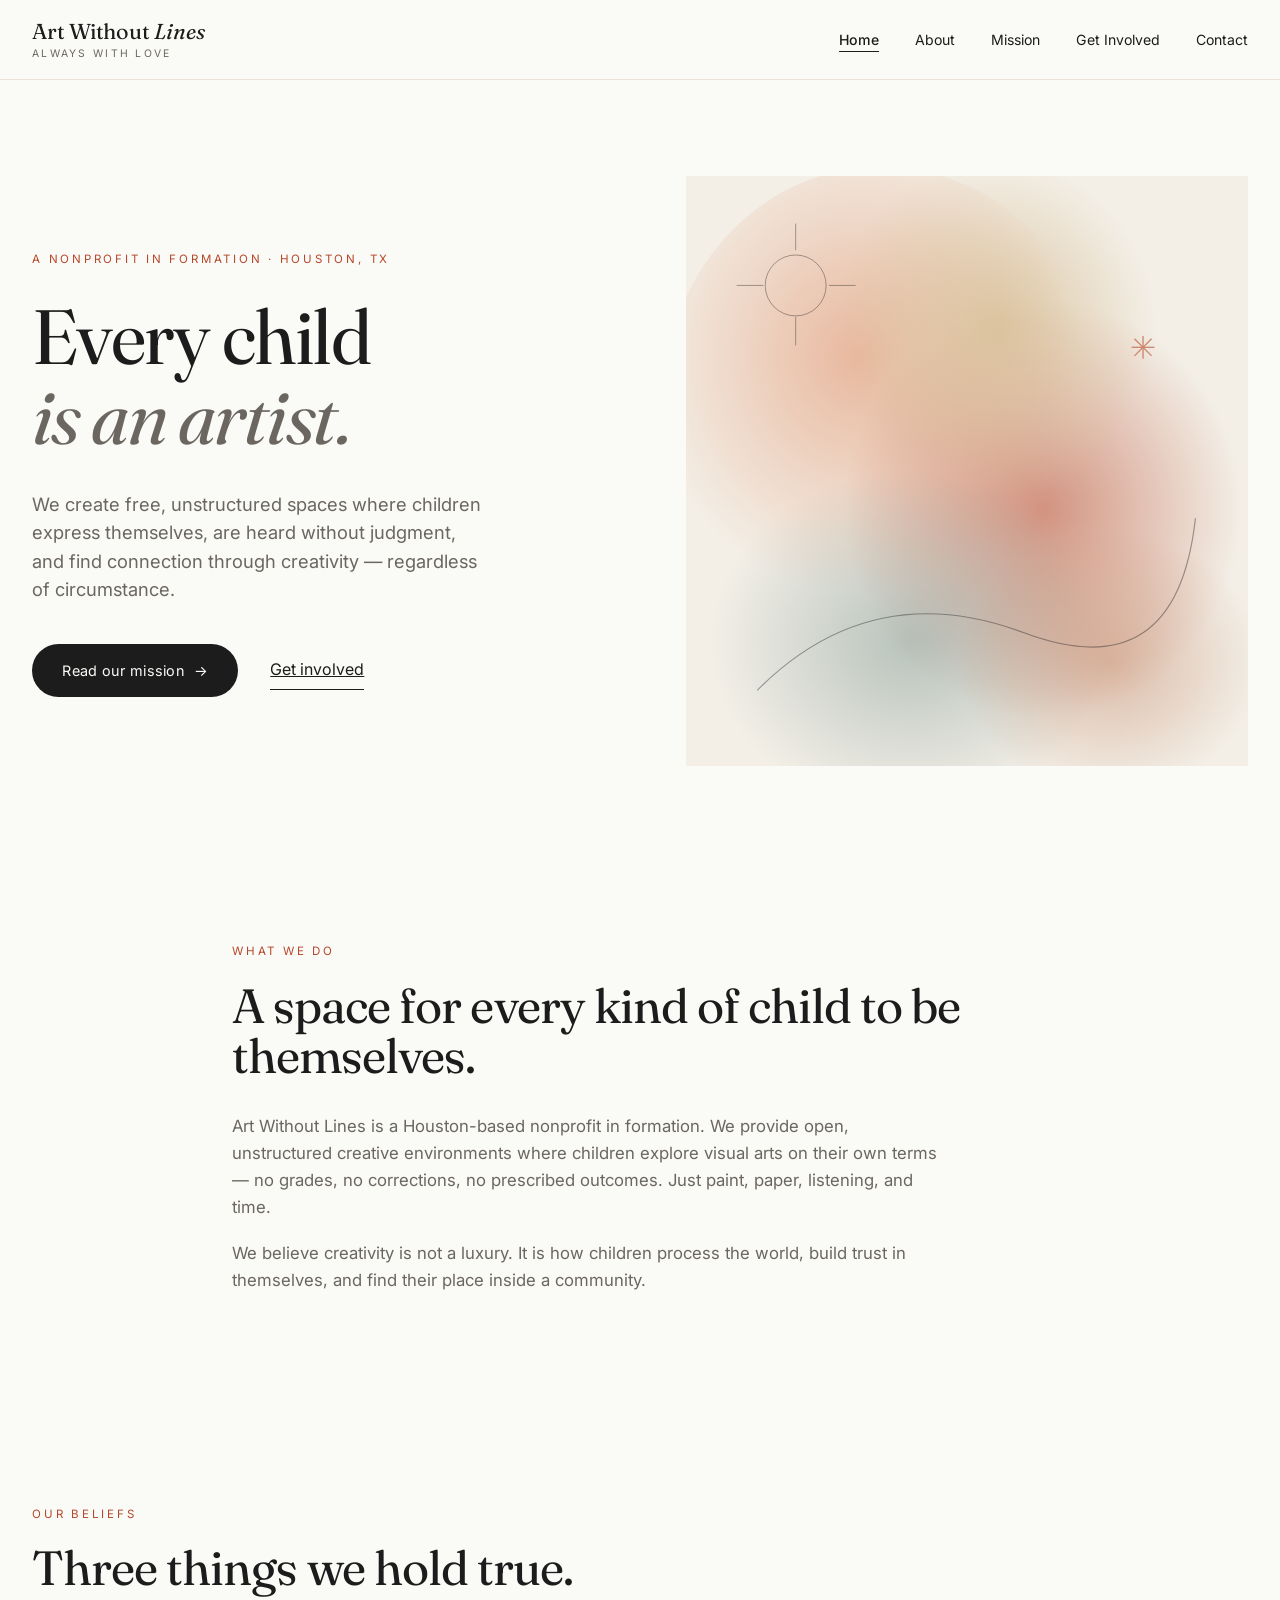
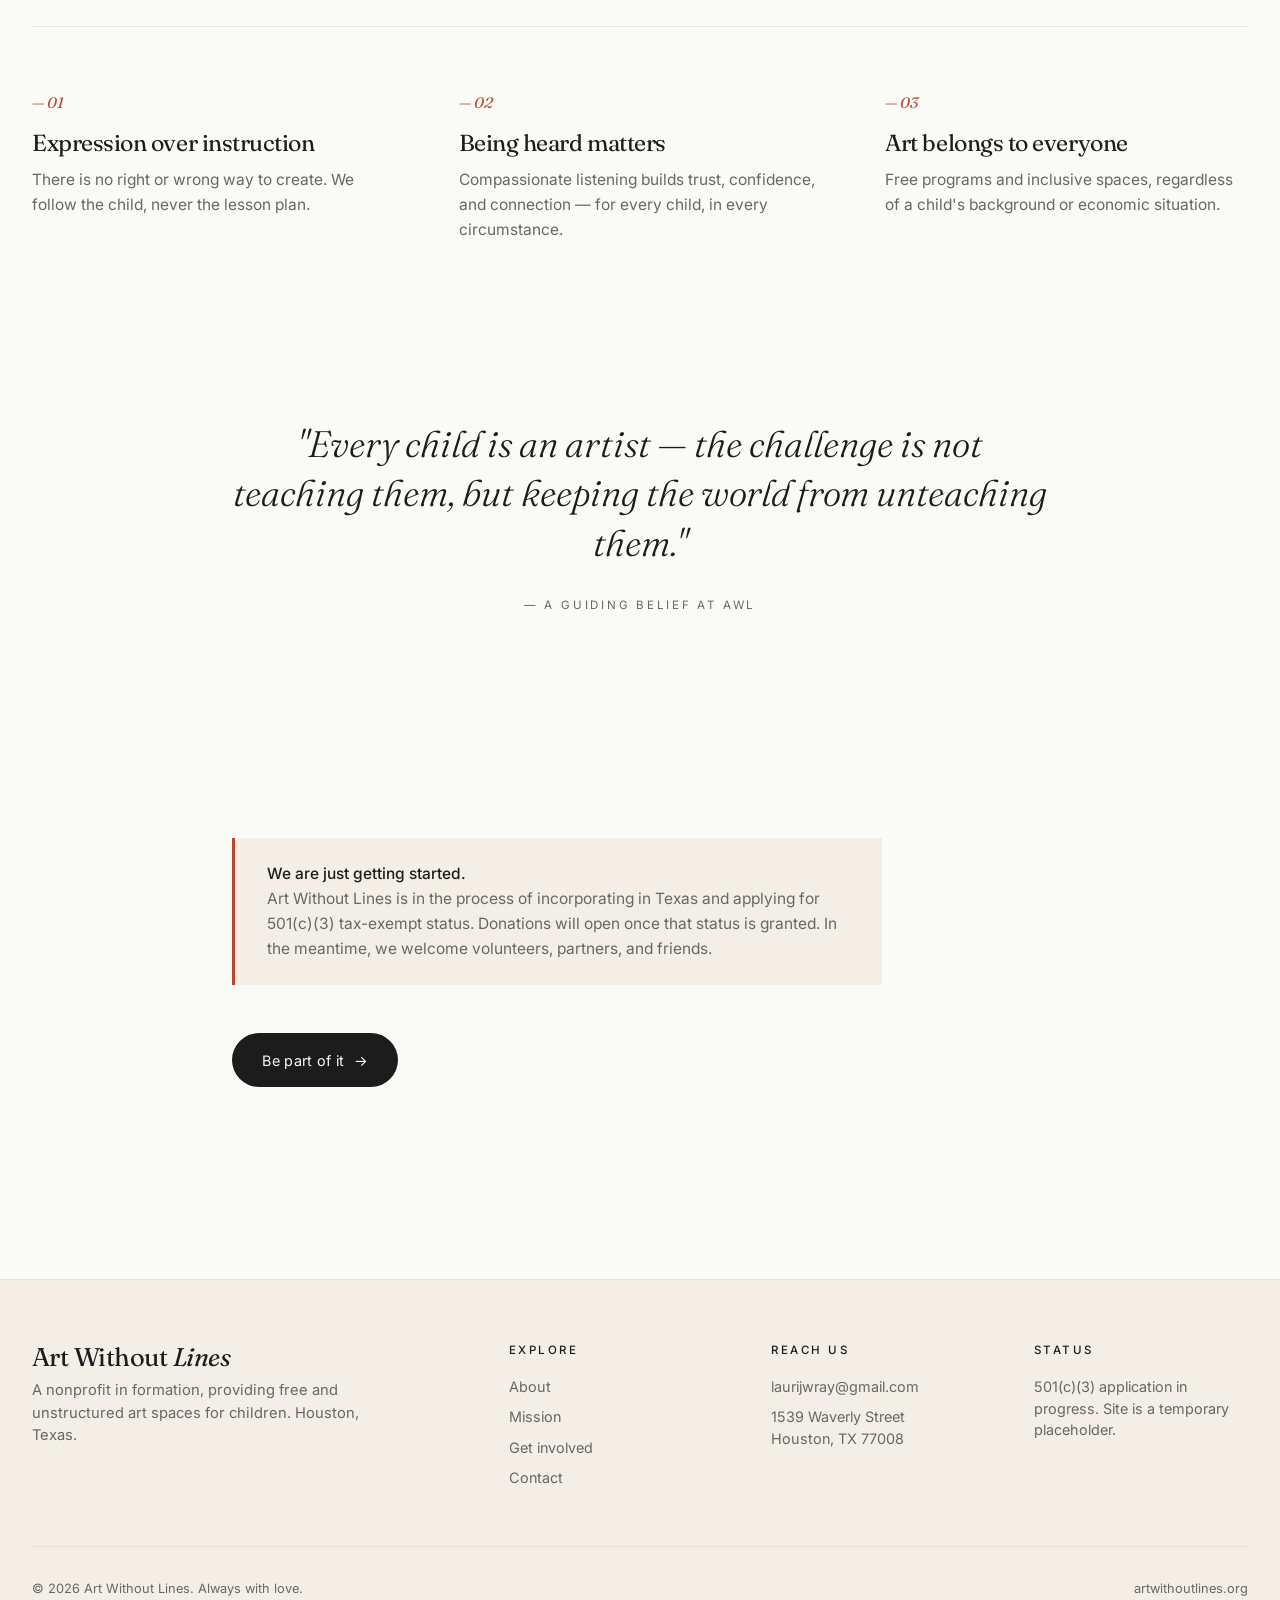
<file: index.html>
<!DOCTYPE html>
<html lang="en">
<head>
<meta charset="UTF-8">
<meta name="viewport" content="width=device-width, initial-scale=1.0">
<title>Art Without Lines — Always With Love</title>
<meta name="description" content="Art Without Lines (AWL) provides free, unstructured art spaces where children can express themselves, be heard without judgment, and find connection through creativity.">
<link rel="preconnect" href="https://fonts.googleapis.com">
<link rel="preconnect" href="https://fonts.gstatic.com" crossorigin>
<link href="https://fonts.googleapis.com/css2?family=Fraunces:ital,opsz,wght@0,9..144,300;0,9..144,400;0,9..144,500;1,9..144,300;1,9..144,400&family=Inter:wght@300;400;500;600&display=swap" rel="stylesheet">
<link rel="stylesheet" href="styles.css">
<link rel="icon" type="image/svg+xml" href="data:image/svg+xml,%3Csvg xmlns='http://www.w3.org/2000/svg' viewBox='0 0 64 64'%3E%3Crect width='64' height='64' fill='%23FAFAF7'/%3E%3Ctext x='50%25' y='62%25' font-family='Georgia,serif' font-style='italic' font-size='38' text-anchor='middle' fill='%23B7472A'%3Ea%3C/text%3E%3C/svg%3E">
</head>
<body>

<!-- nav -->
<nav class="nav">
  <div class="nav-inner">
    <a href="index.html" class="brand">
      Art Without <em>Lines</em>
      <span class="brand-sub">Always with love</span>
    </a>
    <ul class="nav-links">
      <li><a href="index.html" class="active">Home</a></li>
      <li><a href="about.html">About</a></li>
      <li><a href="mission.html">Mission</a></li>
      <li><a href="get-involved.html">Get Involved</a></li>
      <li><a href="contact.html">Contact</a></li>
    </ul>
  </div>
</nav>

<!-- hero -->
<section class="hero">
  <div>
    <span class="eyebrow">A nonprofit in formation · Houston, TX</span>
    <h1>Every child<br><em>is an artist.</em></h1>
    <p class="lede">We create free, unstructured spaces where children express themselves, are heard without judgment, and find connection through creativity — regardless of circumstance.</p>
    <div class="btn-row">
      <a href="mission.html" class="btn">Read our mission <span class="arrow">→</span></a>
      <a href="get-involved.html" class="btn-ghost">Get involved</a>
    </div>
  </div>
  <div class="hero-art-wrap">
    <svg class="hero-art" viewBox="0 0 600 620" xmlns="http://www.w3.org/2000/svg" preserveAspectRatio="xMidYMid slice" aria-hidden="true">
      <defs>
        <radialGradient id="g1" cx="45%" cy="40%">
          <stop offset="0%" stop-color="#E8B59A" stop-opacity="0.95"/>
          <stop offset="100%" stop-color="#E8B59A" stop-opacity="0"/>
        </radialGradient>
        <radialGradient id="g2" cx="50%" cy="50%">
          <stop offset="0%" stop-color="#B7472A" stop-opacity="0.55"/>
          <stop offset="100%" stop-color="#B7472A" stop-opacity="0"/>
        </radialGradient>
        <radialGradient id="g3" cx="50%" cy="50%">
          <stop offset="0%" stop-color="#D9C19A" stop-opacity="0.9"/>
          <stop offset="100%" stop-color="#D9C19A" stop-opacity="0"/>
        </radialGradient>
        <radialGradient id="g4" cx="50%" cy="50%">
          <stop offset="0%" stop-color="#7C9690" stop-opacity="0.5"/>
          <stop offset="100%" stop-color="#7C9690" stop-opacity="0"/>
        </radialGradient>
        <radialGradient id="g5" cx="50%" cy="50%">
          <stop offset="0%" stop-color="#C28464" stop-opacity="0.5"/>
          <stop offset="100%" stop-color="#C28464" stop-opacity="0"/>
        </radialGradient>
      </defs>
      <rect width="600" height="620" fill="#F3EFE7"/>
      <ellipse cx="210" cy="240" rx="230" ry="250" fill="url(#g1)"/>
      <ellipse cx="380" cy="350" rx="210" ry="220" fill="url(#g2)"/>
      <ellipse cx="330" cy="160" rx="170" ry="180" fill="url(#g3)"/>
      <ellipse cx="240" cy="490" rx="210" ry="180" fill="url(#g4)"/>
      <ellipse cx="450" cy="510" rx="160" ry="140" fill="url(#g5)"/>

      <!-- delicate line drawings -->
      <path d="M 80 540 Q 200 420 360 480 T 540 360" stroke="#1C1C1C" stroke-width="1.2" fill="none" stroke-linecap="round" opacity="0.4"/>
      <circle cx="120" cy="115" r="32" stroke="#1C1C1C" stroke-width="1" fill="none" opacity="0.4"/>
      <line x1="120" y1="78" x2="120" y2="50" stroke="#1C1C1C" stroke-width="1" opacity="0.4"/>
      <line x1="120" y1="148" x2="120" y2="178" stroke="#1C1C1C" stroke-width="1" opacity="0.4"/>
      <line x1="86" y1="115" x2="58" y2="115" stroke="#1C1C1C" stroke-width="1" opacity="0.4"/>
      <line x1="155" y1="115" x2="183" y2="115" stroke="#1C1C1C" stroke-width="1" opacity="0.4"/>

      <!-- small star/asterisk accent -->
      <g transform="translate(485,180)" stroke="#B7472A" stroke-width="1.4" opacity="0.6">
        <line x1="-12" y1="0" x2="12" y2="0"/>
        <line x1="0" y1="-12" x2="0" y2="12"/>
        <line x1="-9" y1="-9" x2="9" y2="9"/>
        <line x1="-9" y1="9" x2="9" y2="-9"/>
      </g>
    </svg>
  </div>
</section>

<!-- intro -->
<section class="section section-narrow">
  <div class="label">What we do</div>
  <h2>A space for every kind of child to be themselves.</h2>
  <p>Art Without Lines is a Houston-based nonprofit in formation. We provide open, unstructured creative environments where children explore visual arts on their own terms — no grades, no corrections, no prescribed outcomes. Just paint, paper, listening, and time.</p>
  <p>We believe creativity is not a luxury. It is how children process the world, build trust in themselves, and find their place inside a community.</p>
</section>

<!-- values -->
<section class="section">
  <div class="label">Our beliefs</div>
  <h2>Three things we hold true.</h2>
  <div class="values">
    <div class="value fade-in">
      <div class="value-num">— 01</div>
      <h3>Expression over instruction</h3>
      <p>There is no right or wrong way to create. We follow the child, never the lesson plan.</p>
    </div>
    <div class="value fade-in">
      <div class="value-num">— 02</div>
      <h3>Being heard matters</h3>
      <p>Compassionate listening builds trust, confidence, and connection — for every child, in every circumstance.</p>
    </div>
    <div class="value fade-in">
      <div class="value-num">— 03</div>
      <h3>Art belongs to everyone</h3>
      <p>Free programs and inclusive spaces, regardless of a child's background or economic situation.</p>
    </div>
  </div>
</section>

<!-- big quote -->
<div class="bigquote">
  <p>"Every child is an artist — the challenge is not teaching them, but keeping the world from <em>unteaching</em> them."</p>
  <cite>— A guiding belief at AWL</cite>
</div>

<!-- notice -->
<section class="section section-narrow">
  <div class="notice">
    <strong>We are just getting started.</strong><br>
    Art Without Lines is in the process of incorporating in Texas and applying for 501(c)(3) tax-exempt status. Donations will open once that status is granted. In the meantime, we welcome volunteers, partners, and friends.
  </div>
  <a href="get-involved.html" class="btn">Be part of it <span class="arrow">→</span></a>
</section>

<!-- footer -->
<footer>
  <div class="footer-inner">
    <div class="footer-brand">
      <h3>Art Without <em>Lines</em></h3>
      <p>A nonprofit in formation, providing free and unstructured art spaces for children. Houston, Texas.</p>
    </div>
    <div class="footer-col">
      <h4>Explore</h4>
      <a href="about.html">About</a>
      <a href="mission.html">Mission</a>
      <a href="get-involved.html">Get involved</a>
      <a href="contact.html">Contact</a>
    </div>
    <div class="footer-col">
      <h4>Reach us</h4>
      <a href="mailto:laurijwray@gmail.com">laurijwray@gmail.com</a>
      <p>1539 Waverly Street<br>Houston, TX 77008</p>
    </div>
    <div class="footer-col">
      <h4>Status</h4>
      <p>501(c)(3) application in progress. Site is a temporary placeholder.</p>
    </div>
  </div>
  <div class="footer-bottom">
    <span>© <span id="yr"></span> Art Without Lines. Always with love.</span>
    <span>artwithoutlines.org</span>
  </div>
</footer>

<script>
  document.getElementById('yr').textContent = new Date().getFullYear();
  // gentle fade-in on scroll
  const io = new IntersectionObserver((entries) => {
    entries.forEach(e => { if (e.isIntersecting) { e.target.classList.add('visible'); io.unobserve(e.target); } });
  }, { threshold: 0.15 });
  document.querySelectorAll('.fade-in').forEach(el => io.observe(el));
</script>

</body>
</html>
</file>
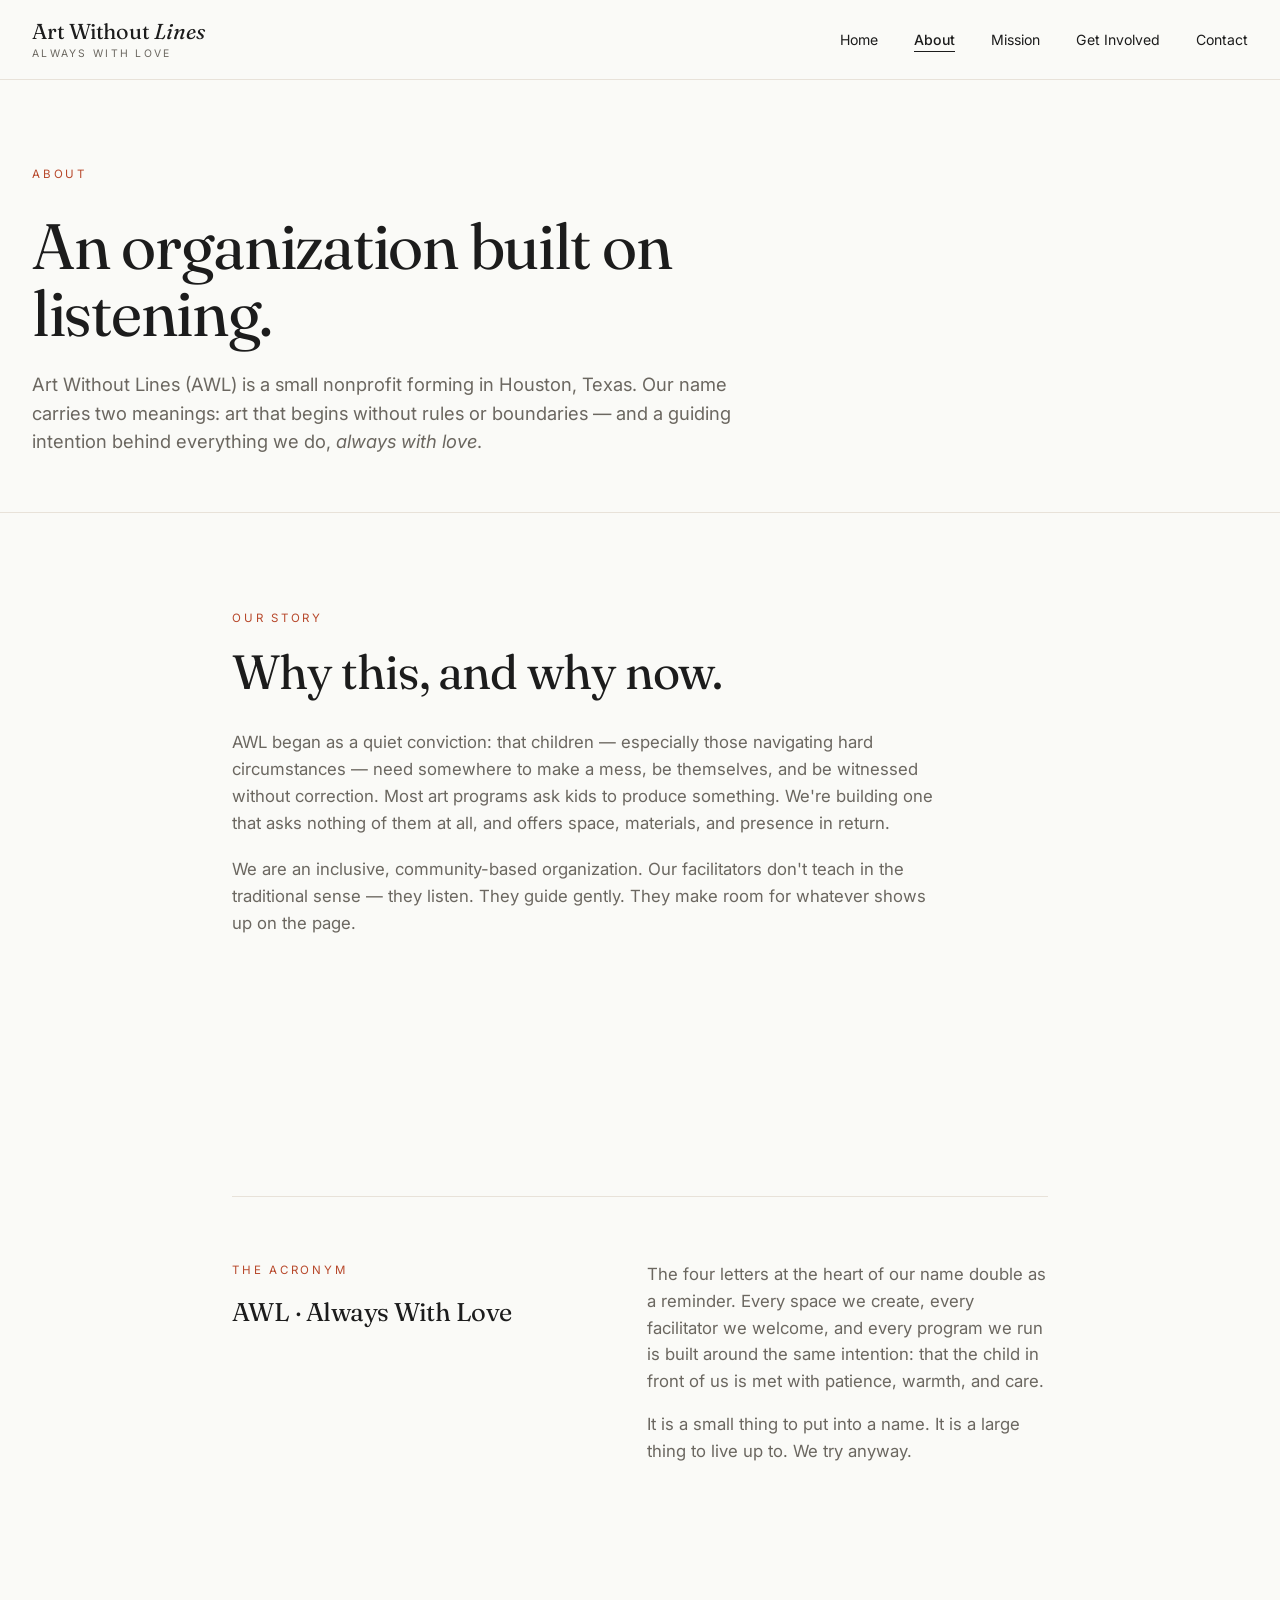
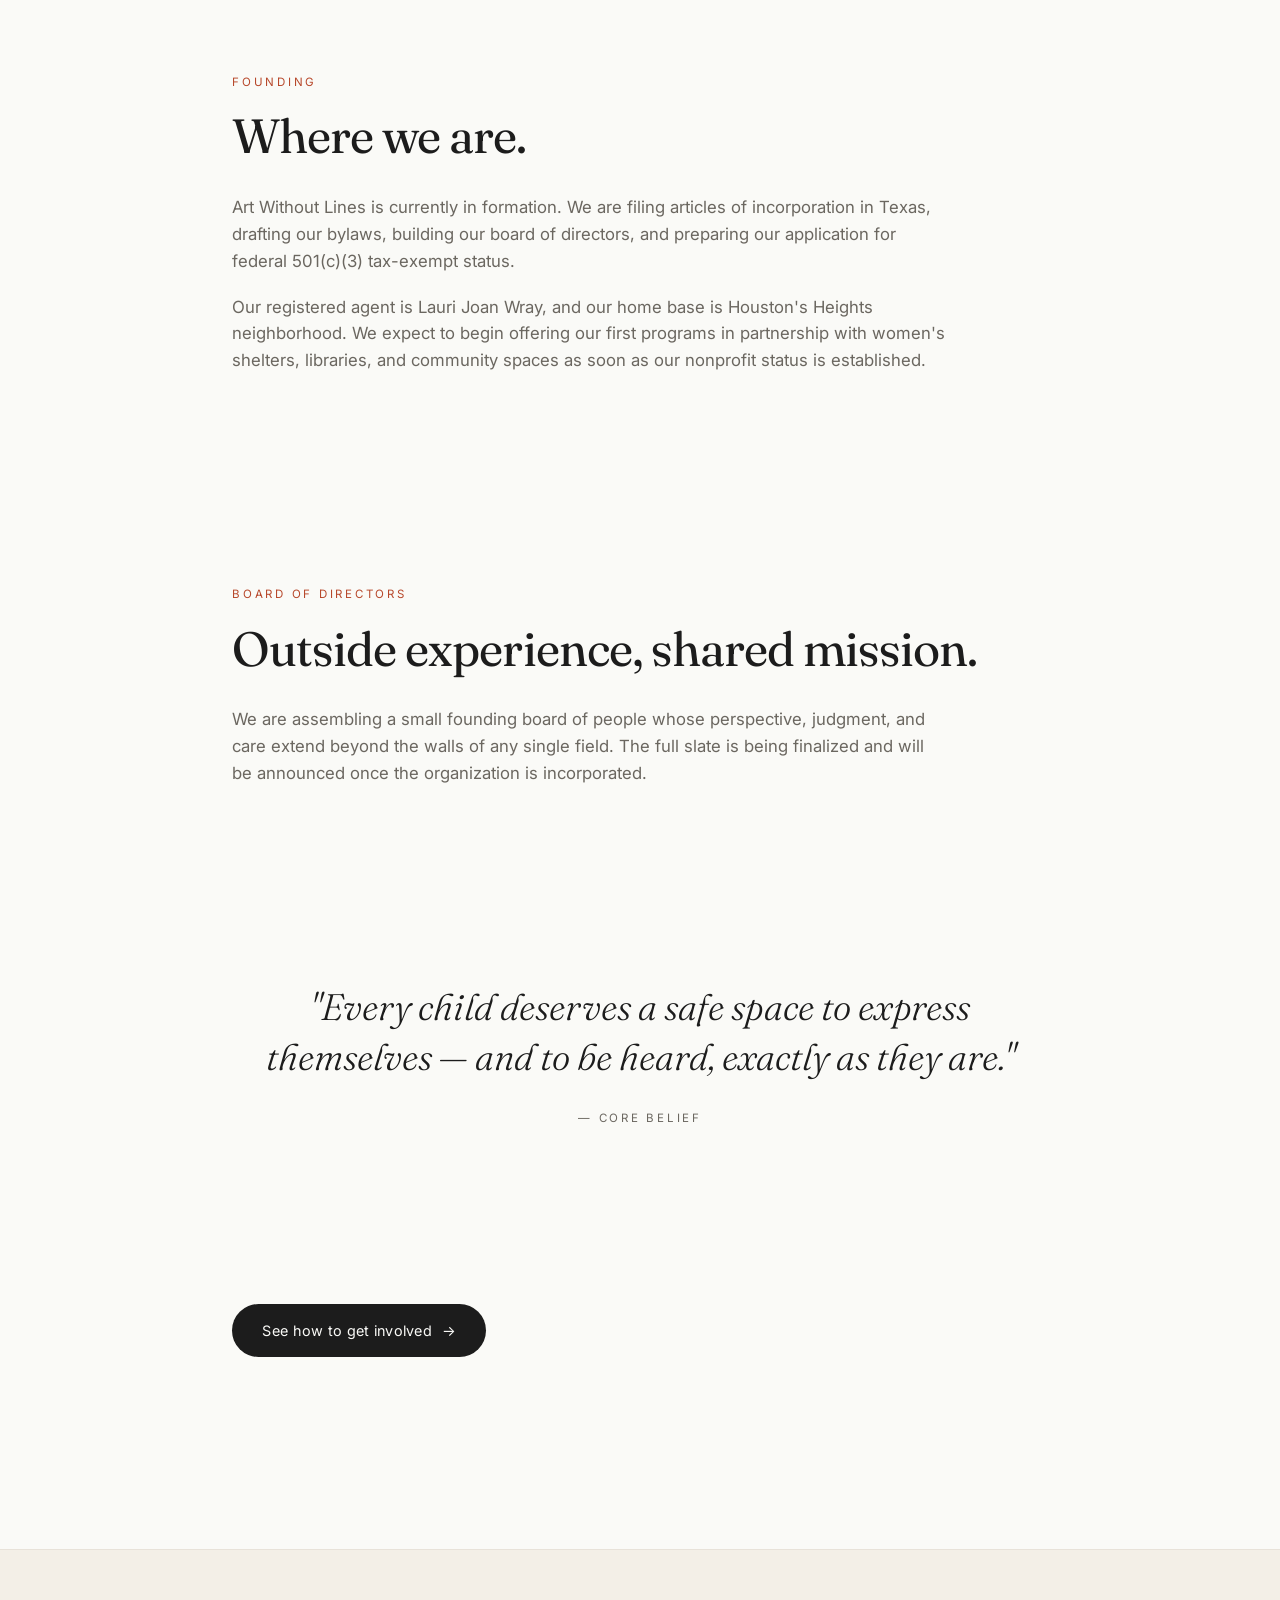
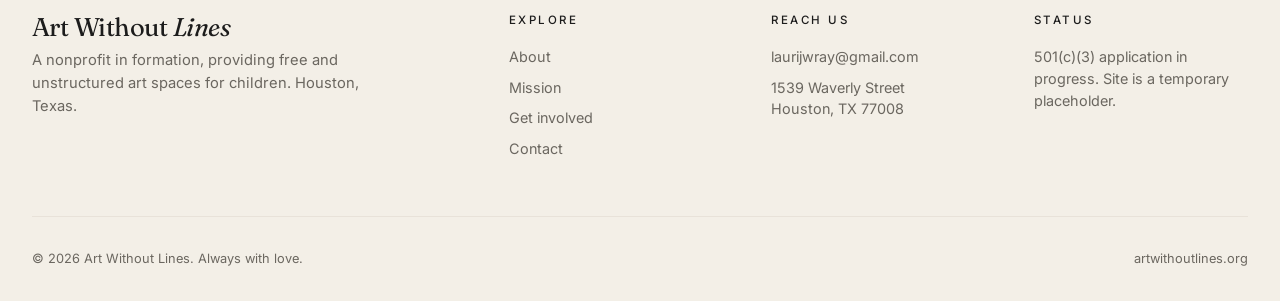
<file: about.html>
<!DOCTYPE html>
<html lang="en">
<head>
<meta charset="UTF-8">
<meta name="viewport" content="width=device-width, initial-scale=1.0">
<title>About — Art Without Lines</title>
<meta name="description" content="About Art Without Lines (AWL) — a Houston-based nonprofit creating free, unstructured art spaces for children to express themselves and build community.">
<link rel="preconnect" href="https://fonts.googleapis.com">
<link rel="preconnect" href="https://fonts.gstatic.com" crossorigin>
<link href="https://fonts.googleapis.com/css2?family=Fraunces:ital,opsz,wght@0,9..144,300;0,9..144,400;0,9..144,500;1,9..144,300;1,9..144,400&family=Inter:wght@300;400;500;600&display=swap" rel="stylesheet">
<link rel="stylesheet" href="styles.css">
<link rel="icon" type="image/svg+xml" href="data:image/svg+xml,%3Csvg xmlns='http://www.w3.org/2000/svg' viewBox='0 0 64 64'%3E%3Crect width='64' height='64' fill='%23FAFAF7'/%3E%3Ctext x='50%25' y='62%25' font-family='Georgia,serif' font-style='italic' font-size='38' text-anchor='middle' fill='%23B7472A'%3Ea%3C/text%3E%3C/svg%3E">
</head>
<body>

<nav class="nav">
  <div class="nav-inner">
    <a href="index.html" class="brand">
      Art Without <em>Lines</em>
      <span class="brand-sub">Always with love</span>
    </a>
    <ul class="nav-links">
      <li><a href="index.html">Home</a></li>
      <li><a href="about.html" class="active">About</a></li>
      <li><a href="mission.html">Mission</a></li>
      <li><a href="get-involved.html">Get Involved</a></li>
      <li><a href="contact.html">Contact</a></li>
    </ul>
  </div>
</nav>

<section class="page-hero">
  <span class="eyebrow">About</span>
  <h1>An organization built on listening.</h1>
  <p>Art Without Lines (AWL) is a small nonprofit forming in Houston, Texas. Our name carries two meanings: art that begins without rules or boundaries — and a guiding intention behind everything we do, <em>always with love</em>.</p>
</section>

<section class="section section-narrow">
  <div class="label">Our story</div>
  <h2>Why this, and why now.</h2>
  <p>AWL began as a quiet conviction: that children — especially those navigating hard circumstances — need somewhere to make a mess, be themselves, and be witnessed without correction. Most art programs ask kids to produce something. We're building one that asks nothing of them at all, and offers space, materials, and presence in return.</p>
  <p>We are an inclusive, community-based organization. Our facilitators don't teach in the traditional sense — they listen. They guide gently. They make room for whatever shows up on the page.</p>
</section>

<section class="section section-narrow">
  <div class="two-col">
    <div class="col">
      <div class="label">The acronym</div>
      <h3>AWL · Always With Love</h3>
    </div>
    <div class="col">
      <p>The four letters at the heart of our name double as a reminder. Every space we create, every facilitator we welcome, and every program we run is built around the same intention: that the child in front of us is met with patience, warmth, and care.</p>
      <p>It is a small thing to put into a name. It is a large thing to live up to. We try anyway.</p>
    </div>
  </div>
</section>

<section class="section section-narrow">
  <div class="label">Founding</div>
  <h2>Where we are.</h2>
  <p>Art Without Lines is currently in formation. We are filing articles of incorporation in Texas, drafting our bylaws, building our board of directors, and preparing our application for federal 501(c)(3) tax-exempt status.</p>
  <p>Our registered agent is Lauri Joan Wray, and our home base is Houston's Heights neighborhood. We expect to begin offering our first programs in partnership with women's shelters, libraries, and community spaces as soon as our nonprofit status is established.</p>
</section>

<section class="section section-narrow">
  <div class="label">Board of directors</div>
  <h2>Outside experience, shared mission.</h2>
  <p>We are assembling a small founding board of people whose perspective, judgment, and care extend beyond the walls of any single field. The full slate is being finalized and will be announced once the organization is incorporated.</p>
</section>

<div class="bigquote">
  <p>"Every child deserves a safe space to express themselves — and to be heard, exactly as they are."</p>
  <cite>— Core belief</cite>
</div>

<section class="section section-narrow">
  <a href="get-involved.html" class="btn">See how to get involved <span class="arrow">→</span></a>
</section>

<footer>
  <div class="footer-inner">
    <div class="footer-brand">
      <h3>Art Without <em>Lines</em></h3>
      <p>A nonprofit in formation, providing free and unstructured art spaces for children. Houston, Texas.</p>
    </div>
    <div class="footer-col">
      <h4>Explore</h4>
      <a href="about.html">About</a>
      <a href="mission.html">Mission</a>
      <a href="get-involved.html">Get involved</a>
      <a href="contact.html">Contact</a>
    </div>
    <div class="footer-col">
      <h4>Reach us</h4>
      <a href="mailto:laurijwray@gmail.com">laurijwray@gmail.com</a>
      <p>1539 Waverly Street<br>Houston, TX 77008</p>
    </div>
    <div class="footer-col">
      <h4>Status</h4>
      <p>501(c)(3) application in progress. Site is a temporary placeholder.</p>
    </div>
  </div>
  <div class="footer-bottom">
    <span>© <span id="yr"></span> Art Without Lines. Always with love.</span>
    <span>artwithoutlines.org</span>
  </div>
</footer>

<script>document.getElementById('yr').textContent = new Date().getFullYear();</script>
</body>
</html>
</file>
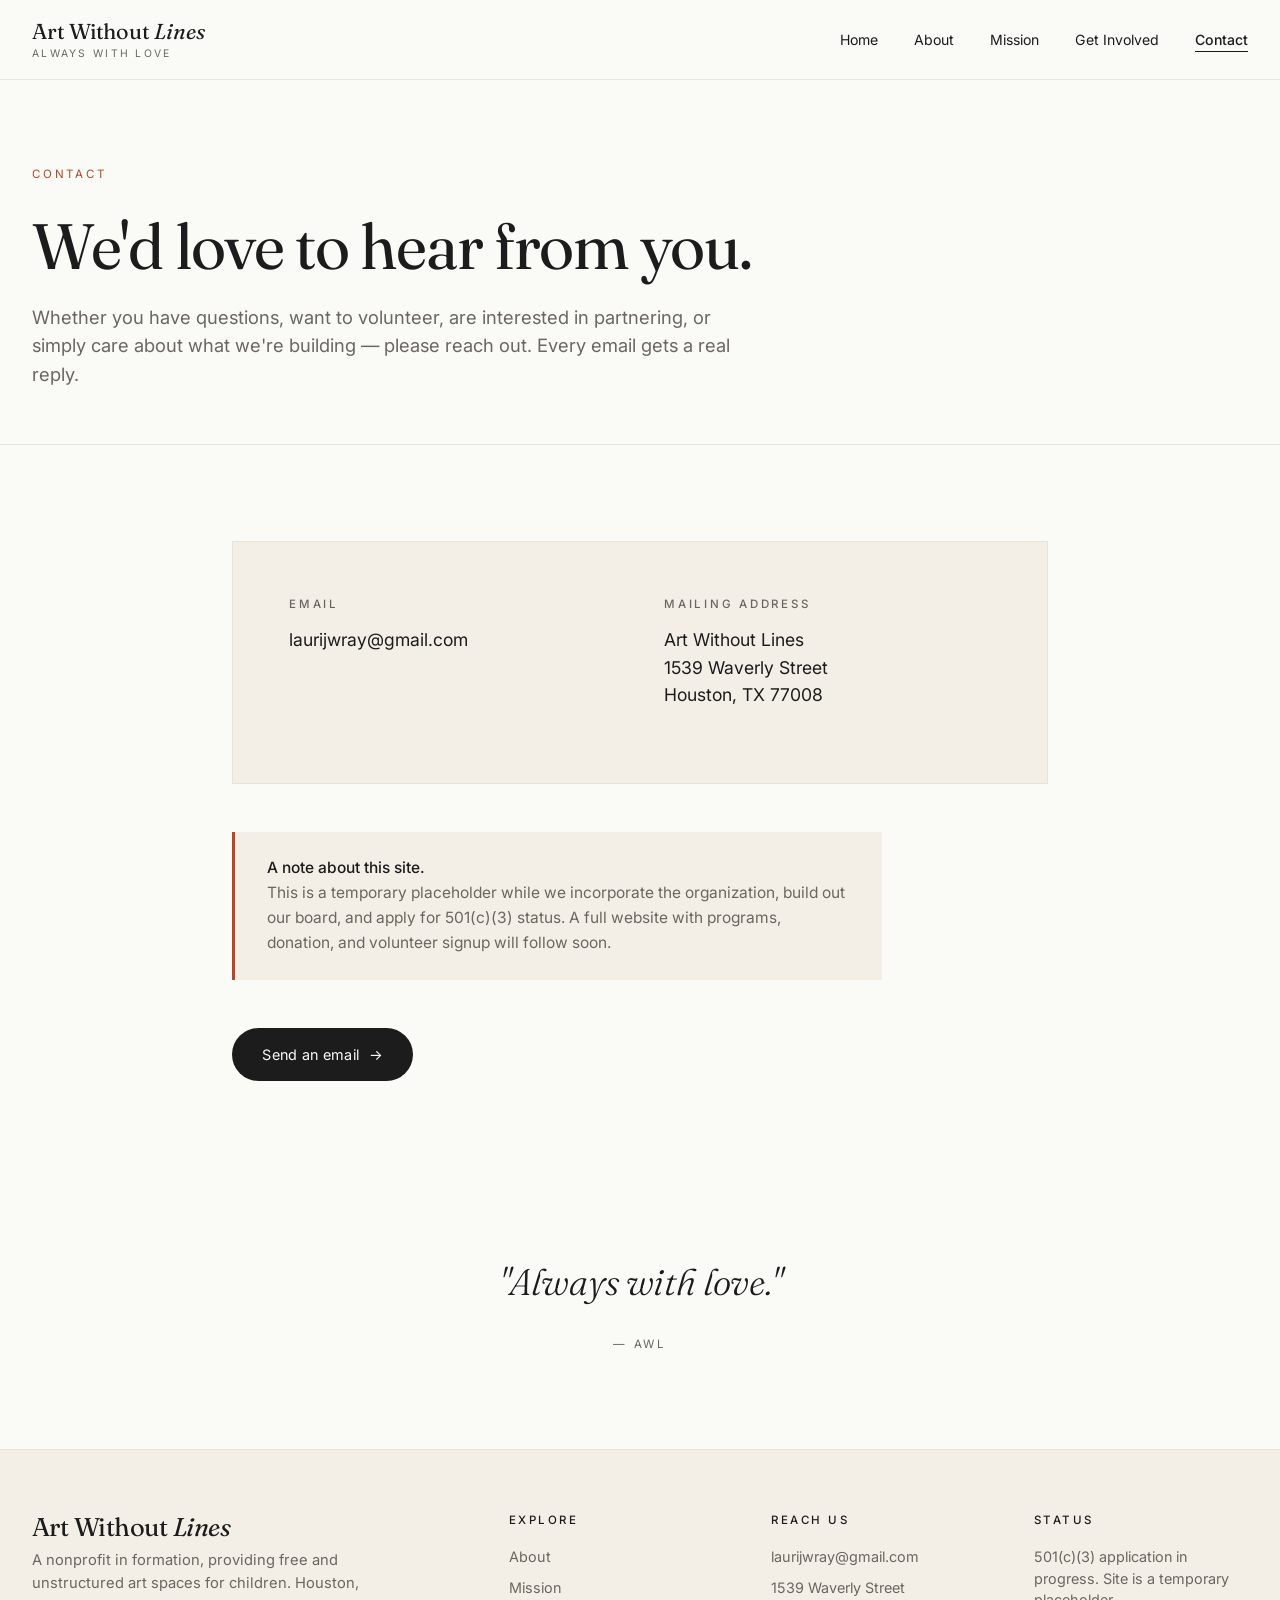
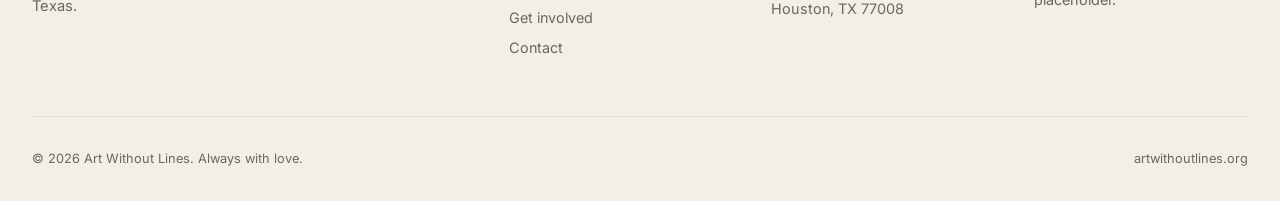
<file: contact.html>
<!DOCTYPE html>
<html lang="en">
<head>
<meta charset="UTF-8">
<meta name="viewport" content="width=device-width, initial-scale=1.0">
<title>Contact — Art Without Lines</title>
<meta name="description" content="Get in touch with Art Without Lines. We're a Houston-based nonprofit in formation creating free, unstructured art spaces for children.">
<link rel="preconnect" href="https://fonts.googleapis.com">
<link rel="preconnect" href="https://fonts.gstatic.com" crossorigin>
<link href="https://fonts.googleapis.com/css2?family=Fraunces:ital,opsz,wght@0,9..144,300;0,9..144,400;0,9..144,500;1,9..144,300;1,9..144,400&family=Inter:wght@300;400;500;600&display=swap" rel="stylesheet">
<link rel="stylesheet" href="styles.css">
<link rel="icon" type="image/svg+xml" href="data:image/svg+xml,%3Csvg xmlns='http://www.w3.org/2000/svg' viewBox='0 0 64 64'%3E%3Crect width='64' height='64' fill='%23FAFAF7'/%3E%3Ctext x='50%25' y='62%25' font-family='Georgia,serif' font-style='italic' font-size='38' text-anchor='middle' fill='%23B7472A'%3Ea%3C/text%3E%3C/svg%3E">
</head>
<body>

<nav class="nav">
  <div class="nav-inner">
    <a href="index.html" class="brand">
      Art Without <em>Lines</em>
      <span class="brand-sub">Always with love</span>
    </a>
    <ul class="nav-links">
      <li><a href="index.html">Home</a></li>
      <li><a href="about.html">About</a></li>
      <li><a href="mission.html">Mission</a></li>
      <li><a href="get-involved.html">Get Involved</a></li>
      <li><a href="contact.html" class="active">Contact</a></li>
    </ul>
  </div>
</nav>

<section class="page-hero">
  <span class="eyebrow">Contact</span>
  <h1>We'd love to hear from you.</h1>
  <p>Whether you have questions, want to volunteer, are interested in partnering, or simply care about what we're building — please reach out. Every email gets a real reply.</p>
</section>

<section class="section section-narrow">
  <div class="contact-card">
    <div>
      <h3>Email</h3>
      <a href="mailto:laurijwray@gmail.com">laurijwray@gmail.com</a>
    </div>
    <div>
      <h3>Mailing address</h3>
      <p>Art Without Lines<br>1539 Waverly Street<br>Houston, TX 77008</p>
    </div>
  </div>

  <div class="notice">
    <strong>A note about this site.</strong><br>
    This is a temporary placeholder while we incorporate the organization, build out our board, and apply for 501(c)(3) status. A full website with programs, donation, and volunteer signup will follow soon.
  </div>

  <a href="mailto:laurijwray@gmail.com?subject=Hello%20from%20artwithoutlines.org" class="btn">Send an email <span class="arrow">→</span></a>
</section>

<div class="bigquote">
  <p>"Always with love."</p>
  <cite>— AWL</cite>
</div>

<footer>
  <div class="footer-inner">
    <div class="footer-brand">
      <h3>Art Without <em>Lines</em></h3>
      <p>A nonprofit in formation, providing free and unstructured art spaces for children. Houston, Texas.</p>
    </div>
    <div class="footer-col">
      <h4>Explore</h4>
      <a href="about.html">About</a>
      <a href="mission.html">Mission</a>
      <a href="get-involved.html">Get involved</a>
      <a href="contact.html">Contact</a>
    </div>
    <div class="footer-col">
      <h4>Reach us</h4>
      <a href="mailto:laurijwray@gmail.com">laurijwray@gmail.com</a>
      <p>1539 Waverly Street<br>Houston, TX 77008</p>
    </div>
    <div class="footer-col">
      <h4>Status</h4>
      <p>501(c)(3) application in progress. Site is a temporary placeholder.</p>
    </div>
  </div>
  <div class="footer-bottom">
    <span>© <span id="yr"></span> Art Without Lines. Always with love.</span>
    <span>artwithoutlines.org</span>
  </div>
</footer>

<script>document.getElementById('yr').textContent = new Date().getFullYear();</script>
</body>
</html>
</file>
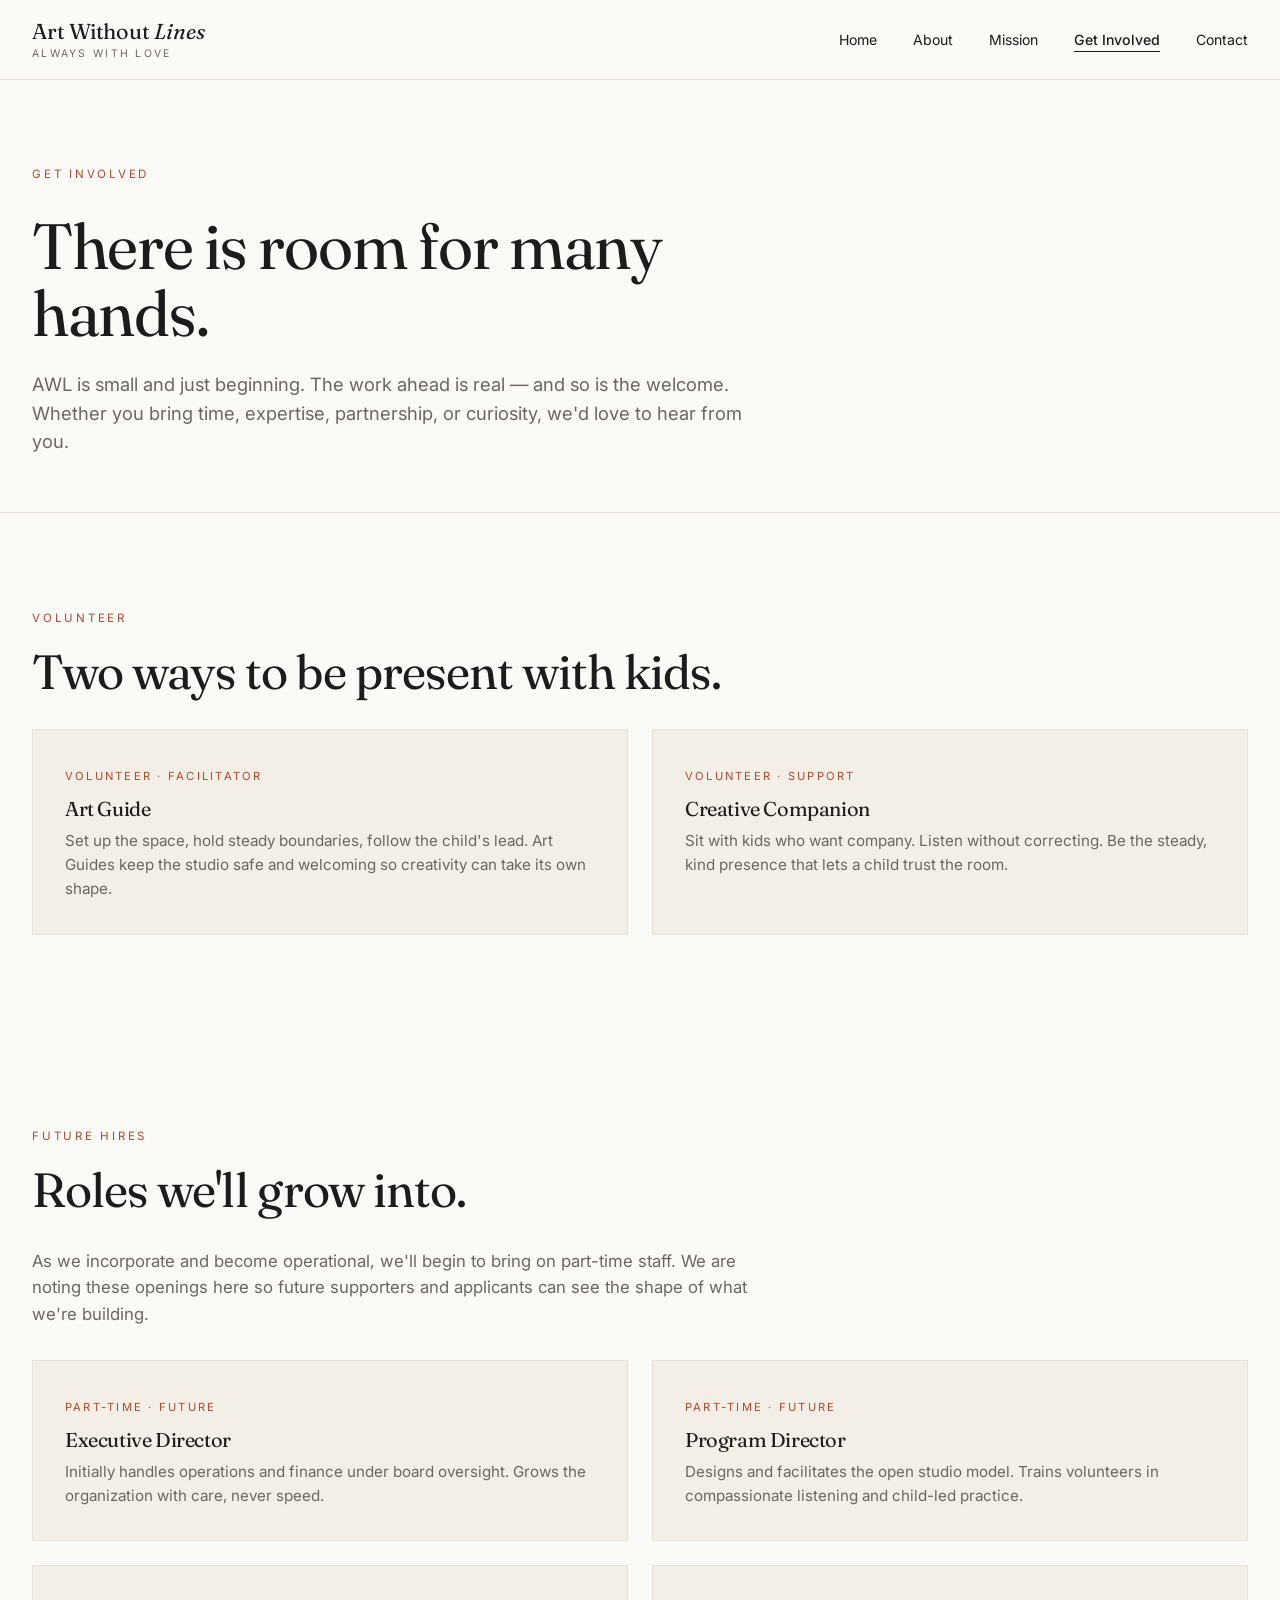
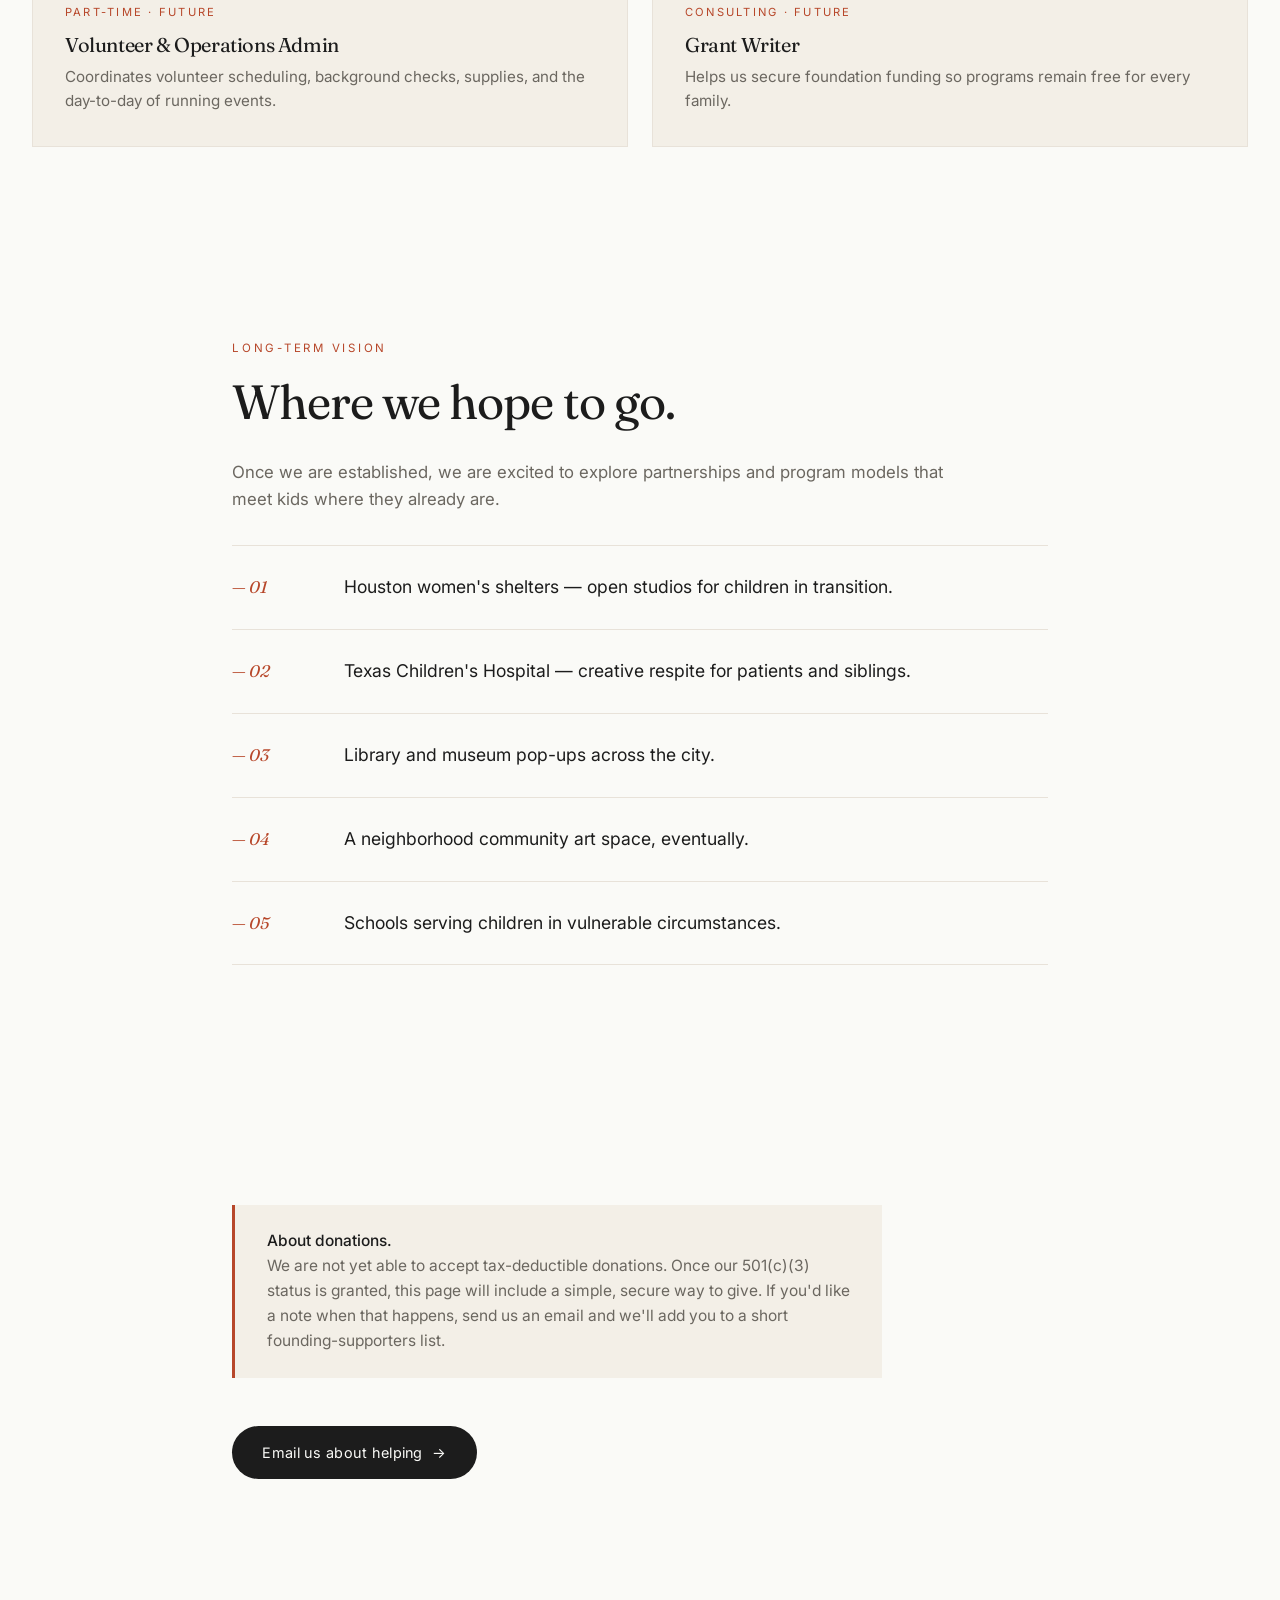
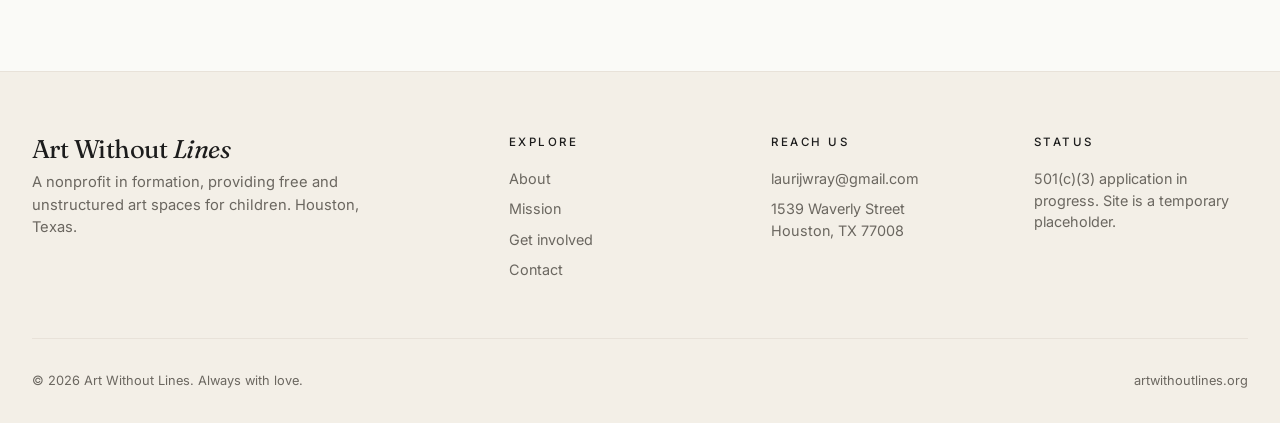
<file: get-involved.html>
<!DOCTYPE html>
<html lang="en">
<head>
<meta charset="UTF-8">
<meta name="viewport" content="width=device-width, initial-scale=1.0">
<title>Get Involved — Art Without Lines</title>
<meta name="description" content="Volunteer, partner, or stay in touch. Art Without Lines is a nonprofit in formation in Houston, building free art spaces for children.">
<link rel="preconnect" href="https://fonts.googleapis.com">
<link rel="preconnect" href="https://fonts.gstatic.com" crossorigin>
<link href="https://fonts.googleapis.com/css2?family=Fraunces:ital,opsz,wght@0,9..144,300;0,9..144,400;0,9..144,500;1,9..144,300;1,9..144,400&family=Inter:wght@300;400;500;600&display=swap" rel="stylesheet">
<link rel="stylesheet" href="styles.css">
<link rel="icon" type="image/svg+xml" href="data:image/svg+xml,%3Csvg xmlns='http://www.w3.org/2000/svg' viewBox='0 0 64 64'%3E%3Crect width='64' height='64' fill='%23FAFAF7'/%3E%3Ctext x='50%25' y='62%25' font-family='Georgia,serif' font-style='italic' font-size='38' text-anchor='middle' fill='%23B7472A'%3Ea%3C/text%3E%3C/svg%3E">
</head>
<body>

<nav class="nav">
  <div class="nav-inner">
    <a href="index.html" class="brand">
      Art Without <em>Lines</em>
      <span class="brand-sub">Always with love</span>
    </a>
    <ul class="nav-links">
      <li><a href="index.html">Home</a></li>
      <li><a href="about.html">About</a></li>
      <li><a href="mission.html">Mission</a></li>
      <li><a href="get-involved.html" class="active">Get Involved</a></li>
      <li><a href="contact.html">Contact</a></li>
    </ul>
  </div>
</nav>

<section class="page-hero">
  <span class="eyebrow">Get involved</span>
  <h1>There is room for many hands.</h1>
  <p>AWL is small and just beginning. The work ahead is real — and so is the welcome. Whether you bring time, expertise, partnership, or curiosity, we'd love to hear from you.</p>
</section>

<section class="section">
  <div class="label">Volunteer</div>
  <h2>Two ways to be present with kids.</h2>
  <div class="roles">
    <div class="role">
      <span class="role-tag">Volunteer · Facilitator</span>
      <h3>Art Guide</h3>
      <p>Set up the space, hold steady boundaries, follow the child's lead. Art Guides keep the studio safe and welcoming so creativity can take its own shape.</p>
    </div>
    <div class="role">
      <span class="role-tag">Volunteer · Support</span>
      <h3>Creative Companion</h3>
      <p>Sit with kids who want company. Listen without correcting. Be the steady, kind presence that lets a child trust the room.</p>
    </div>
  </div>
</section>

<section class="section">
  <div class="label">Future hires</div>
  <h2>Roles we'll grow into.</h2>
  <p>As we incorporate and become operational, we'll begin to bring on part-time staff. We are noting these openings here so future supporters and applicants can see the shape of what we're building.</p>
  <div class="roles">
    <div class="role">
      <span class="role-tag">Part-time · Future</span>
      <h3>Executive Director</h3>
      <p>Initially handles operations and finance under board oversight. Grows the organization with care, never speed.</p>
    </div>
    <div class="role">
      <span class="role-tag">Part-time · Future</span>
      <h3>Program Director</h3>
      <p>Designs and facilitates the open studio model. Trains volunteers in compassionate listening and child-led practice.</p>
    </div>
    <div class="role">
      <span class="role-tag">Part-time · Future</span>
      <h3>Volunteer & Operations Admin</h3>
      <p>Coordinates volunteer scheduling, background checks, supplies, and the day-to-day of running events.</p>
    </div>
    <div class="role">
      <span class="role-tag">Consulting · Future</span>
      <h3>Grant Writer</h3>
      <p>Helps us secure foundation funding so programs remain free for every family.</p>
    </div>
  </div>
</section>

<section class="section section-narrow">
  <div class="label">Long-term vision</div>
  <h2>Where we hope to go.</h2>
  <p>Once we are established, we are excited to explore partnerships and program models that meet kids where they already are.</p>
  <ul class="impact">
    <li><span class="num">— 01</span><span class="text">Houston women's shelters — open studios for children in transition.</span></li>
    <li><span class="num">— 02</span><span class="text">Texas Children's Hospital — creative respite for patients and siblings.</span></li>
    <li><span class="num">— 03</span><span class="text">Library and museum pop-ups across the city.</span></li>
    <li><span class="num">— 04</span><span class="text">A neighborhood community art space, eventually.</span></li>
    <li><span class="num">— 05</span><span class="text">Schools serving children in vulnerable circumstances.</span></li>
  </ul>
</section>

<section class="section section-narrow">
  <div class="notice">
    <strong>About donations.</strong><br>
    We are not yet able to accept tax-deductible donations. Once our 501(c)(3) status is granted, this page will include a simple, secure way to give. If you'd like a note when that happens, send us an email and we'll add you to a short founding-supporters list.
  </div>
  <a href="mailto:laurijwray@gmail.com?subject=Art%20Without%20Lines%20%E2%80%94%20I'd%20like%20to%20help" class="btn">Email us about helping <span class="arrow">→</span></a>
</section>

<footer>
  <div class="footer-inner">
    <div class="footer-brand">
      <h3>Art Without <em>Lines</em></h3>
      <p>A nonprofit in formation, providing free and unstructured art spaces for children. Houston, Texas.</p>
    </div>
    <div class="footer-col">
      <h4>Explore</h4>
      <a href="about.html">About</a>
      <a href="mission.html">Mission</a>
      <a href="get-involved.html">Get involved</a>
      <a href="contact.html">Contact</a>
    </div>
    <div class="footer-col">
      <h4>Reach us</h4>
      <a href="mailto:laurijwray@gmail.com">laurijwray@gmail.com</a>
      <p>1539 Waverly Street<br>Houston, TX 77008</p>
    </div>
    <div class="footer-col">
      <h4>Status</h4>
      <p>501(c)(3) application in progress. Site is a temporary placeholder.</p>
    </div>
  </div>
  <div class="footer-bottom">
    <span>© <span id="yr"></span> Art Without Lines. Always with love.</span>
    <span>artwithoutlines.org</span>
  </div>
</footer>

<script>document.getElementById('yr').textContent = new Date().getFullYear();</script>
</body>
</html>
</file>
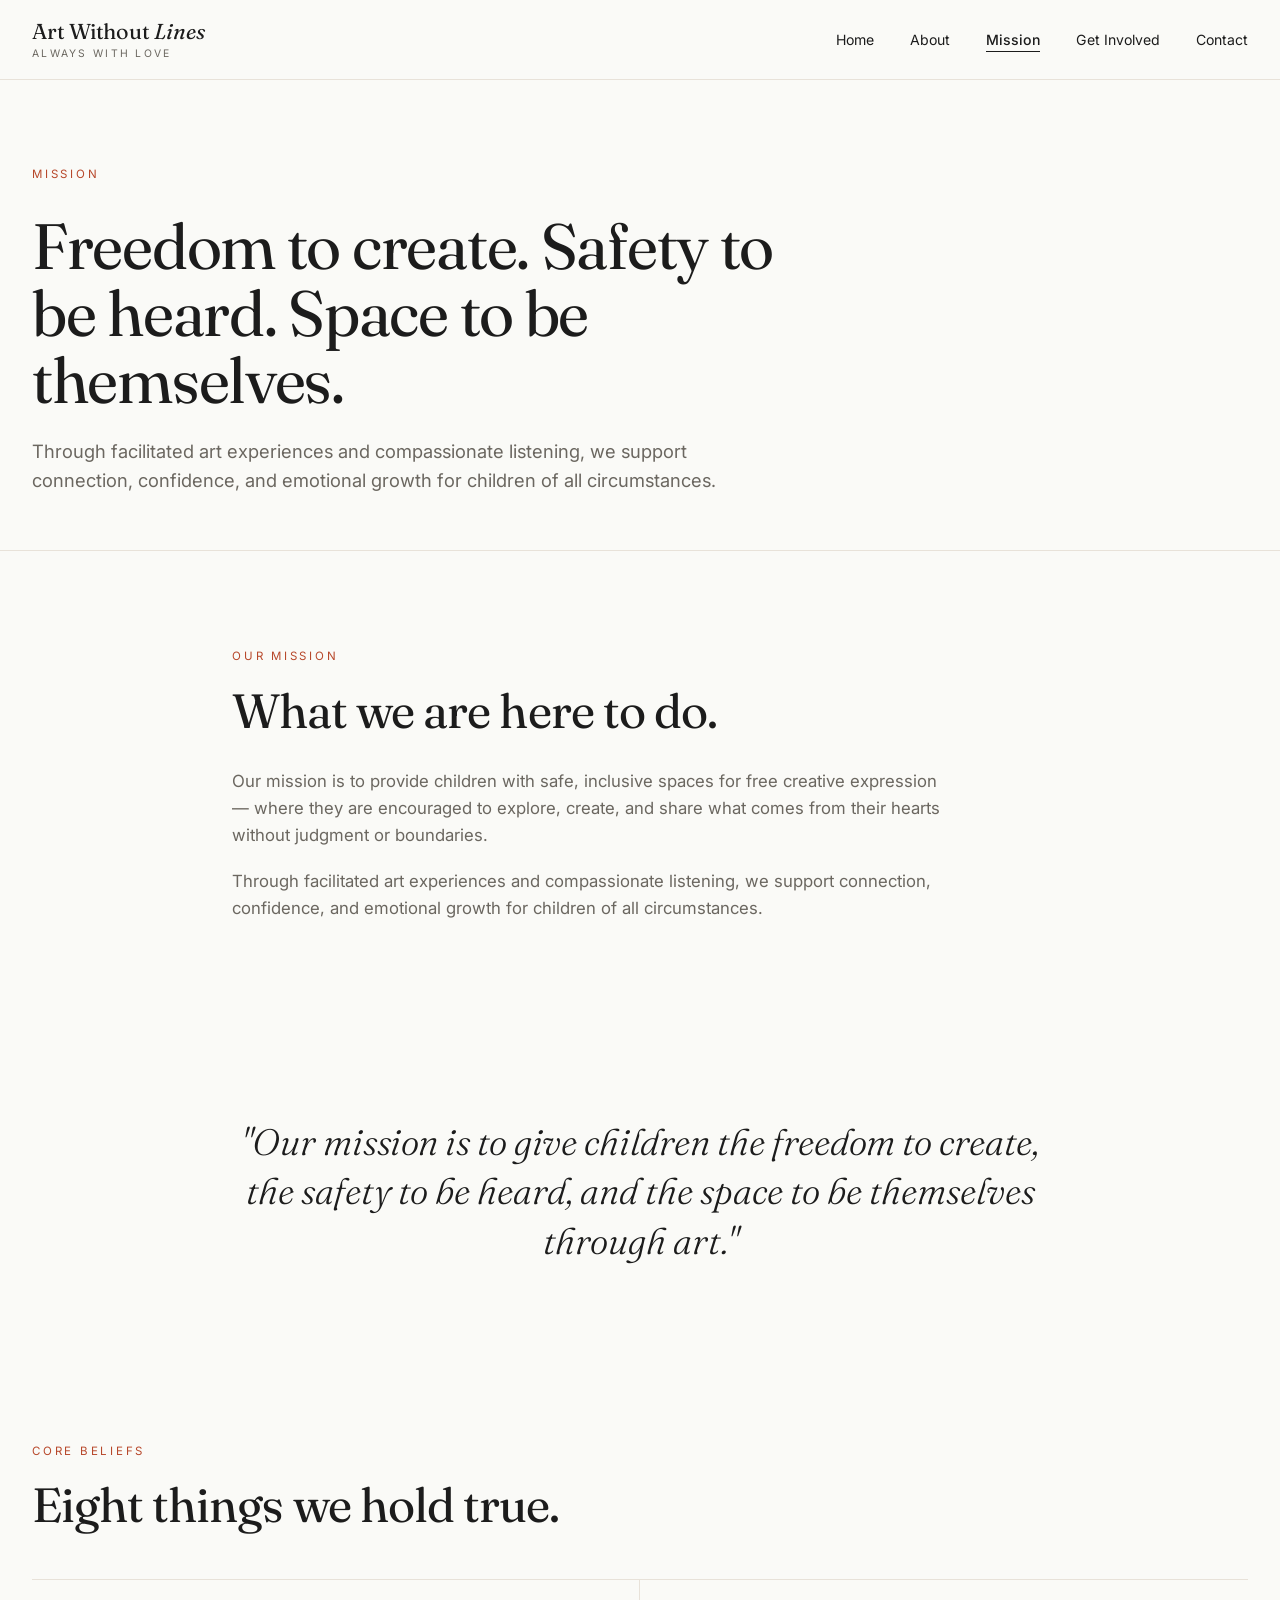
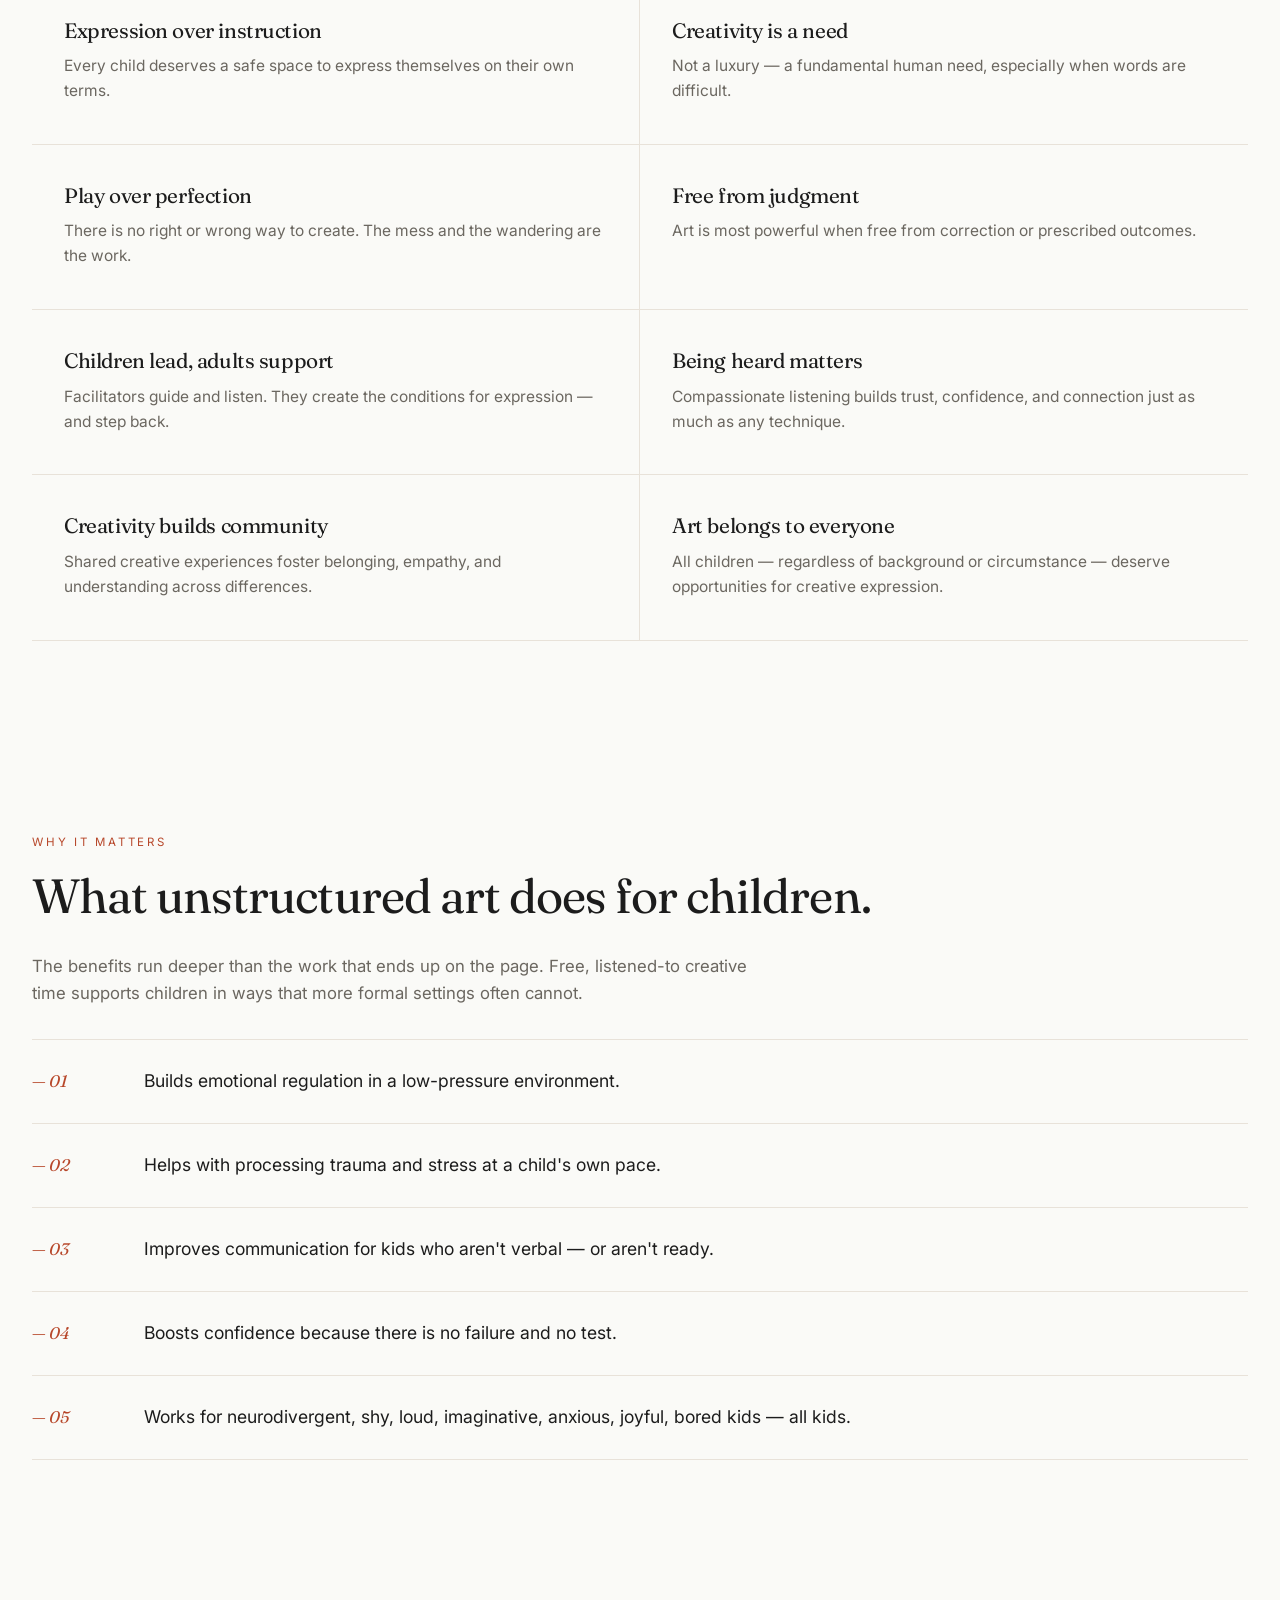
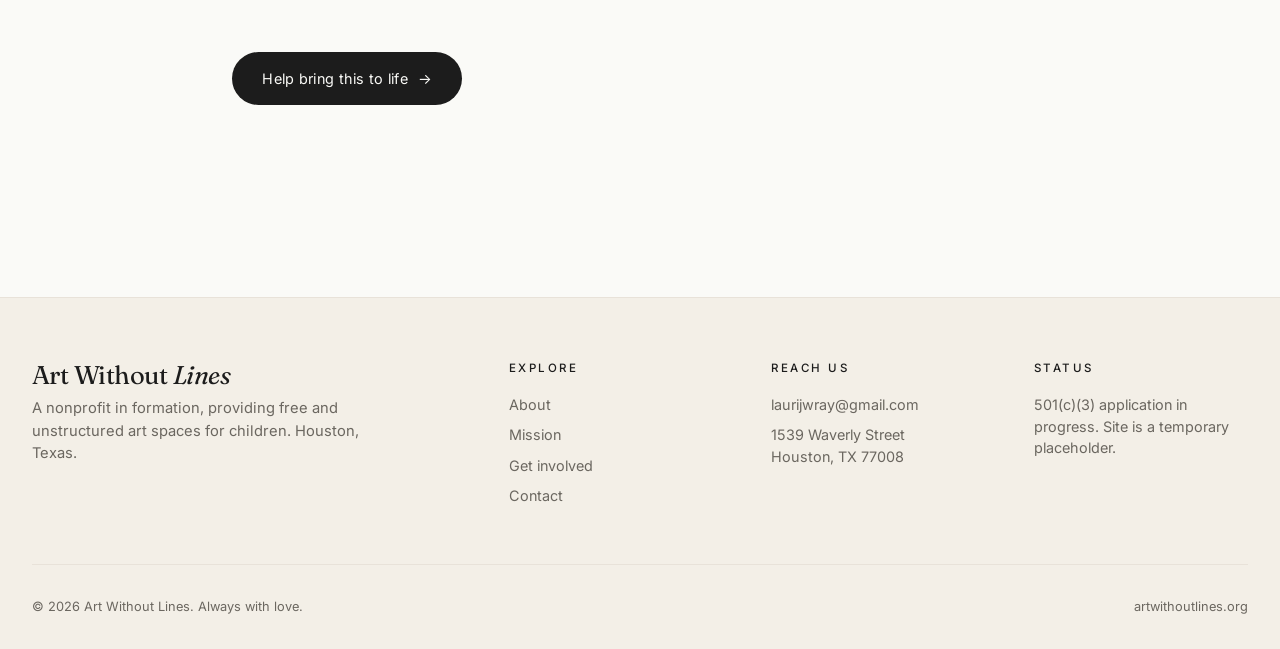
<file: mission.html>
<!DOCTYPE html>
<html lang="en">
<head>
<meta charset="UTF-8">
<meta name="viewport" content="width=device-width, initial-scale=1.0">
<title>Mission — Art Without Lines</title>
<meta name="description" content="The mission and core beliefs of Art Without Lines (AWL): expression over instruction, play over perfection, art belongs to everyone.">
<link rel="preconnect" href="https://fonts.googleapis.com">
<link rel="preconnect" href="https://fonts.gstatic.com" crossorigin>
<link href="https://fonts.googleapis.com/css2?family=Fraunces:ital,opsz,wght@0,9..144,300;0,9..144,400;0,9..144,500;1,9..144,300;1,9..144,400&family=Inter:wght@300;400;500;600&display=swap" rel="stylesheet">
<link rel="stylesheet" href="styles.css">
<link rel="icon" type="image/svg+xml" href="data:image/svg+xml,%3Csvg xmlns='http://www.w3.org/2000/svg' viewBox='0 0 64 64'%3E%3Crect width='64' height='64' fill='%23FAFAF7'/%3E%3Ctext x='50%25' y='62%25' font-family='Georgia,serif' font-style='italic' font-size='38' text-anchor='middle' fill='%23B7472A'%3Ea%3C/text%3E%3C/svg%3E">
</head>
<body>

<nav class="nav">
  <div class="nav-inner">
    <a href="index.html" class="brand">
      Art Without <em>Lines</em>
      <span class="brand-sub">Always with love</span>
    </a>
    <ul class="nav-links">
      <li><a href="index.html">Home</a></li>
      <li><a href="about.html">About</a></li>
      <li><a href="mission.html" class="active">Mission</a></li>
      <li><a href="get-involved.html">Get Involved</a></li>
      <li><a href="contact.html">Contact</a></li>
    </ul>
  </div>
</nav>

<section class="page-hero">
  <span class="eyebrow">Mission</span>
  <h1>Freedom to create. Safety to be heard. Space to be themselves.</h1>
  <p>Through facilitated art experiences and compassionate listening, we support connection, confidence, and emotional growth for children of all circumstances.</p>
</section>

<section class="section section-narrow">
  <div class="label">Our mission</div>
  <h2>What we are here to do.</h2>
  <p>Our mission is to provide children with safe, inclusive spaces for free creative expression — where they are encouraged to explore, create, and share what comes from their hearts without judgment or boundaries.</p>
  <p>Through facilitated art experiences and compassionate listening, we support connection, confidence, and emotional growth for children of all circumstances.</p>
</section>

<div class="bigquote">
  <p>"Our mission is to give children the freedom to create, the safety to be heard, and the space to be themselves through art."</p>
</div>

<section class="section">
  <div class="label">Core beliefs</div>
  <h2>Eight things we hold true.</h2>
  <div class="beliefs">
    <div class="belief">
      <h3>Expression over instruction</h3>
      <p>Every child deserves a safe space to express themselves on their own terms.</p>
    </div>
    <div class="belief">
      <h3>Creativity is a need</h3>
      <p>Not a luxury — a fundamental human need, especially when words are difficult.</p>
    </div>
    <div class="belief">
      <h3>Play over perfection</h3>
      <p>There is no right or wrong way to create. The mess and the wandering are the work.</p>
    </div>
    <div class="belief">
      <h3>Free from judgment</h3>
      <p>Art is most powerful when free from correction or prescribed outcomes.</p>
    </div>
    <div class="belief">
      <h3>Children lead, adults support</h3>
      <p>Facilitators guide and listen. They create the conditions for expression — and step back.</p>
    </div>
    <div class="belief">
      <h3>Being heard matters</h3>
      <p>Compassionate listening builds trust, confidence, and connection just as much as any technique.</p>
    </div>
    <div class="belief">
      <h3>Creativity builds community</h3>
      <p>Shared creative experiences foster belonging, empathy, and understanding across differences.</p>
    </div>
    <div class="belief">
      <h3>Art belongs to everyone</h3>
      <p>All children — regardless of background or circumstance — deserve opportunities for creative expression.</p>
    </div>
  </div>
</section>

<section class="section">
  <div class="label">Why it matters</div>
  <h2>What unstructured art does for children.</h2>
  <p>The benefits run deeper than the work that ends up on the page. Free, listened-to creative time supports children in ways that more formal settings often cannot.</p>
  <ul class="impact">
    <li><span class="num">— 01</span><span class="text">Builds emotional regulation in a low-pressure environment.</span></li>
    <li><span class="num">— 02</span><span class="text">Helps with processing trauma and stress at a child's own pace.</span></li>
    <li><span class="num">— 03</span><span class="text">Improves communication for kids who aren't verbal — or aren't ready.</span></li>
    <li><span class="num">— 04</span><span class="text">Boosts confidence because there is no failure and no test.</span></li>
    <li><span class="num">— 05</span><span class="text">Works for neurodivergent, shy, loud, imaginative, anxious, joyful, bored kids — all kids.</span></li>
  </ul>
</section>

<section class="section section-narrow">
  <a href="get-involved.html" class="btn">Help bring this to life <span class="arrow">→</span></a>
</section>

<footer>
  <div class="footer-inner">
    <div class="footer-brand">
      <h3>Art Without <em>Lines</em></h3>
      <p>A nonprofit in formation, providing free and unstructured art spaces for children. Houston, Texas.</p>
    </div>
    <div class="footer-col">
      <h4>Explore</h4>
      <a href="about.html">About</a>
      <a href="mission.html">Mission</a>
      <a href="get-involved.html">Get involved</a>
      <a href="contact.html">Contact</a>
    </div>
    <div class="footer-col">
      <h4>Reach us</h4>
      <a href="mailto:laurijwray@gmail.com">laurijwray@gmail.com</a>
      <p>1539 Waverly Street<br>Houston, TX 77008</p>
    </div>
    <div class="footer-col">
      <h4>Status</h4>
      <p>501(c)(3) application in progress. Site is a temporary placeholder.</p>
    </div>
  </div>
  <div class="footer-bottom">
    <span>© <span id="yr"></span> Art Without Lines. Always with love.</span>
    <span>artwithoutlines.org</span>
  </div>
</footer>

<script>document.getElementById('yr').textContent = new Date().getFullYear();</script>
</body>
</html>
</file>
<file: styles.css>
/* Art Without Lines — shared stylesheet */

:root {
  --bg: #FAFAF7;
  --bg-soft: #F3EFE7;
  --ink: #1C1C1C;
  --ink-muted: #6B6760;
  --accent: #B7472A;
  --accent-soft: #E8C4B5;
  --border: #E8E2D9;
}

* { margin: 0; padding: 0; box-sizing: border-box; }

html { scroll-behavior: smooth; }

body {
  font-family: 'Inter', -apple-system, BlinkMacSystemFont, 'Segoe UI', sans-serif;
  background: var(--bg);
  color: var(--ink);
  line-height: 1.6;
  -webkit-font-smoothing: antialiased;
  -moz-osx-font-smoothing: grayscale;
}

h1, h2, h3, h4 {
  font-family: 'Fraunces', 'Cormorant Garamond', Georgia, serif;
  font-weight: 400;
  letter-spacing: -0.02em;
  line-height: 1.05;
}

a { color: inherit; }

img, svg { display: block; max-width: 100%; height: auto; }

/* ---------- nav ---------- */
.nav {
  position: sticky;
  top: 0;
  background: rgba(250, 250, 247, 0.92);
  backdrop-filter: blur(10px);
  -webkit-backdrop-filter: blur(10px);
  border-bottom: 1px solid var(--border);
  z-index: 50;
}
.nav-inner {
  max-width: 1280px;
  margin: 0 auto;
  padding: 1.25rem 2rem;
  display: flex;
  align-items: center;
  justify-content: space-between;
  gap: 2rem;
}
.brand {
  font-family: 'Fraunces', serif;
  font-size: 1.35rem;
  letter-spacing: -0.01em;
  text-decoration: none;
  color: var(--ink);
  line-height: 1.1;
}
.brand em { font-style: italic; font-weight: 400; }
.brand-sub {
  display: block;
  font-family: 'Inter', sans-serif;
  font-size: 0.65rem;
  text-transform: uppercase;
  letter-spacing: 0.22em;
  color: var(--ink-muted);
  margin-top: 4px;
}
.nav-links {
  display: flex;
  gap: 2.25rem;
  list-style: none;
}
.nav-links a {
  font-size: 0.88rem;
  text-decoration: none;
  color: var(--ink);
  position: relative;
  padding-bottom: 4px;
  transition: color 0.2s;
}
.nav-links a::after {
  content: '';
  position: absolute;
  bottom: 0;
  left: 0;
  width: 0;
  height: 1px;
  background: var(--ink);
  transition: width 0.3s ease;
}
.nav-links a:hover::after,
.nav-links a.active::after { width: 100%; }
.nav-links a.active { font-weight: 500; }

/* ---------- hero (home) ---------- */
.hero {
  max-width: 1280px;
  margin: 0 auto;
  padding: 6rem 2rem 5rem;
  display: grid;
  grid-template-columns: 1.05fr 1fr;
  gap: 4rem;
  align-items: center;
}
.eyebrow {
  display: inline-block;
  font-size: 0.72rem;
  text-transform: uppercase;
  letter-spacing: 0.24em;
  color: var(--accent);
  margin-bottom: 1.75rem;
}
.hero h1 {
  font-size: clamp(2.75rem, 6vw, 5.5rem);
  margin-bottom: 2rem;
}
.hero h1 em {
  font-style: italic;
  color: var(--ink-muted);
}
.hero .lede {
  font-size: 1.15rem;
  color: var(--ink-muted);
  max-width: 38ch;
  margin-bottom: 2.5rem;
  line-height: 1.55;
}

.btn-row {
  display: flex;
  gap: 2rem;
  align-items: center;
  flex-wrap: wrap;
}
.btn {
  display: inline-flex;
  align-items: center;
  gap: 0.6rem;
  padding: 0.95rem 1.9rem;
  background: var(--ink);
  color: var(--bg);
  text-decoration: none;
  font-size: 0.9rem;
  letter-spacing: 0.02em;
  border-radius: 999px;
  transition: transform 0.2s, background 0.2s;
}
.btn:hover { transform: translateY(-1px); background: #2c2c2c; }
.btn-ghost {
  background: transparent;
  color: var(--ink);
  padding: 0.4rem 0;
  border-bottom: 1px solid var(--ink);
  border-radius: 0;
}
.btn-ghost:hover {
  color: var(--accent);
  border-color: var(--accent);
  transform: none;
}
.btn .arrow { transition: transform 0.2s; }
.btn:hover .arrow { transform: translateX(3px); }

/* ---------- hero art ---------- */
.hero-art-wrap {
  position: relative;
  aspect-ratio: 1 / 1.05;
  width: 100%;
}
.hero-art {
  width: 100%;
  height: 100%;
}

/* ---------- page hero (interior pages) ---------- */
.page-hero {
  max-width: 1280px;
  margin: 0 auto;
  padding: 5rem 2rem 3.5rem;
  border-bottom: 1px solid var(--border);
}
.page-hero h1 {
  font-size: clamp(2.5rem, 5vw, 4rem);
  max-width: 20ch;
  margin-bottom: 1.5rem;
}
.page-hero p {
  font-size: 1.15rem;
  color: var(--ink-muted);
  max-width: 60ch;
  line-height: 1.55;
}

/* ---------- sections ---------- */
.section {
  max-width: 1280px;
  margin: 0 auto;
  padding: 6rem 2rem;
}
.section-narrow { max-width: 880px; }
.section h2 {
  font-size: clamp(2rem, 4vw, 3rem);
  margin-bottom: 2rem;
}
.section p {
  font-size: 1.05rem;
  color: var(--ink-muted);
  margin-bottom: 1.2rem;
  max-width: 65ch;
}
.section .label {
  font-size: 0.72rem;
  text-transform: uppercase;
  letter-spacing: 0.24em;
  color: var(--accent);
  margin-bottom: 1.25rem;
}

/* ---------- value grid ---------- */
.values {
  display: grid;
  grid-template-columns: repeat(3, 1fr);
  gap: 4rem;
  border-top: 1px solid var(--border);
  padding-top: 4rem;
  margin-top: 2rem;
}
.value-num {
  font-family: 'Fraunces', serif;
  font-style: italic;
  font-size: 0.95rem;
  color: var(--accent);
  margin-bottom: 1rem;
}
.value h3 { font-size: 1.45rem; margin-bottom: 0.8rem; }
.value p { font-size: 0.97rem; color: var(--ink-muted); margin: 0; }

/* ---------- mission beliefs ---------- */
.beliefs {
  display: grid;
  grid-template-columns: repeat(2, 1fr);
  border-top: 1px solid var(--border);
  margin-top: 3rem;
}
.belief {
  padding: 2.5rem 2rem;
  border-bottom: 1px solid var(--border);
  border-right: 1px solid var(--border);
}
.belief:nth-child(2n) { border-right: none; }
.belief h3 {
  font-family: 'Fraunces', serif;
  font-size: 1.3rem;
  margin-bottom: 0.8rem;
}
.belief p {
  font-size: 0.97rem;
  color: var(--ink-muted);
  margin: 0;
}

/* ---------- big quote ---------- */
.bigquote {
  max-width: 880px;
  margin: 5rem auto;
  padding: 0 2rem;
  text-align: center;
}
.bigquote p {
  font-family: 'Fraunces', serif;
  font-size: clamp(1.5rem, 3vw, 2.3rem);
  line-height: 1.35;
  color: var(--ink);
  font-style: italic;
  font-weight: 300;
}
.bigquote cite {
  display: block;
  margin-top: 1.75rem;
  font-family: 'Inter', sans-serif;
  font-size: 0.72rem;
  letter-spacing: 0.24em;
  text-transform: uppercase;
  color: var(--ink-muted);
  font-style: normal;
}

/* ---------- impact list ---------- */
.impact {
  margin-top: 2rem;
  border-top: 1px solid var(--border);
}
.impact li {
  list-style: none;
  display: grid;
  grid-template-columns: 80px 1fr;
  gap: 2rem;
  align-items: baseline;
  padding: 1.75rem 0;
  border-bottom: 1px solid var(--border);
}
.impact li .num {
  font-family: 'Fraunces', serif;
  font-style: italic;
  color: var(--accent);
  font-size: 1.05rem;
}
.impact li .text {
  font-size: 1.1rem;
  color: var(--ink);
  line-height: 1.4;
}

/* ---------- roles ---------- */
.roles {
  display: grid;
  grid-template-columns: repeat(2, 1fr);
  gap: 1.5rem;
  margin-top: 2rem;
}
.role {
  padding: 2rem;
  background: var(--bg-soft);
  border: 1px solid var(--border);
  transition: transform 0.25s, box-shadow 0.25s;
}
.role:hover { transform: translateY(-2px); box-shadow: 0 8px 30px rgba(28,28,28,0.06); }
.role h3 {
  font-family: 'Fraunces', serif;
  font-size: 1.25rem;
  margin-bottom: 0.6rem;
}
.role p { font-size: 0.95rem; color: var(--ink-muted); margin: 0; }
.role .role-tag {
  display: inline-block;
  font-size: 0.7rem;
  letter-spacing: 0.2em;
  text-transform: uppercase;
  color: var(--accent);
  margin-bottom: 0.75rem;
}

/* ---------- contact card ---------- */
.contact-card {
  border: 1px solid var(--border);
  padding: 3.5rem;
  display: grid;
  grid-template-columns: 1fr 1fr;
  gap: 3rem;
  background: var(--bg-soft);
}
.contact-card h3 {
  font-family: 'Inter', sans-serif;
  font-size: 0.72rem;
  text-transform: uppercase;
  letter-spacing: 0.24em;
  color: var(--ink-muted);
  margin-bottom: 1rem;
  font-weight: 500;
}
.contact-card p,
.contact-card a {
  font-size: 1.1rem;
  color: var(--ink);
  text-decoration: none;
  line-height: 1.55;
  display: block;
}
.contact-card a {
  border-bottom: 1px solid transparent;
  display: inline-block;
  transition: color 0.2s, border-color 0.2s;
}
.contact-card a:hover {
  color: var(--accent);
  border-color: var(--accent);
}

/* ---------- notice ---------- */
.notice {
  background: var(--bg-soft);
  border-left: 3px solid var(--accent);
  padding: 1.5rem 2rem;
  margin: 3rem 0;
  font-size: 0.97rem;
  color: var(--ink-muted);
  max-width: 65ch;
}
.notice strong { color: var(--ink); font-weight: 500; }

/* ---------- board grid ---------- */
.board {
  display: grid;
  grid-template-columns: repeat(3, 1fr);
  gap: 0;
  margin-top: 2.5rem;
  border-top: 1px solid var(--border);
}
.member {
  padding: 2rem 1.5rem 2rem 0;
  border-bottom: 1px solid var(--border);
}
.member h3 {
  font-family: 'Fraunces', serif;
  font-size: 1.15rem;
  margin-bottom: 0.4rem;
}
.member p {
  font-size: 0.85rem;
  color: var(--ink-muted);
  margin: 0;
  letter-spacing: 0.04em;
}

/* ---------- two-column block ---------- */
.two-col {
  display: grid;
  grid-template-columns: 1fr 1.2fr;
  gap: 5rem;
  align-items: start;
  border-top: 1px solid var(--border);
  padding-top: 4rem;
  margin-top: 3rem;
}
.two-col h3 {
  font-family: 'Fraunces', serif;
  font-size: 1.6rem;
  margin-bottom: 1rem;
}
.two-col .col p { margin-bottom: 1rem; }

/* ---------- footer ---------- */
footer {
  border-top: 1px solid var(--border);
  margin-top: 6rem;
  padding: 4rem 2rem 2rem;
  background: var(--bg-soft);
}
.footer-inner {
  max-width: 1280px;
  margin: 0 auto;
  display: grid;
  grid-template-columns: 2fr 1fr 1fr 1fr;
  gap: 3rem;
}
.footer-brand h3 {
  font-family: 'Fraunces', serif;
  font-size: 1.6rem;
  margin-bottom: 0.5rem;
}
.footer-brand p {
  font-size: 0.92rem;
  color: var(--ink-muted);
  max-width: 38ch;
  line-height: 1.55;
}
.footer-col h4 {
  font-family: 'Inter', sans-serif;
  font-size: 0.72rem;
  text-transform: uppercase;
  letter-spacing: 0.22em;
  color: var(--ink);
  margin-bottom: 1.25rem;
  font-weight: 500;
}
.footer-col a,
.footer-col p {
  display: block;
  font-size: 0.9rem;
  color: var(--ink-muted);
  text-decoration: none;
  margin-bottom: 0.55rem;
  line-height: 1.5;
}
.footer-col a:hover { color: var(--accent); }
.footer-bottom {
  max-width: 1280px;
  margin: 3rem auto 0;
  padding-top: 2rem;
  border-top: 1px solid var(--border);
  display: flex;
  justify-content: space-between;
  font-size: 0.8rem;
  color: var(--ink-muted);
  flex-wrap: wrap;
  gap: 1rem;
}

/* ---------- responsive ---------- */
@media (max-width: 960px) {
  .hero { grid-template-columns: 1fr; padding: 4rem 1.5rem 3rem; gap: 3rem; }
  .hero-art-wrap { aspect-ratio: 4/3; max-width: 500px; }
  .values { grid-template-columns: 1fr; gap: 3rem; padding-top: 3rem; }
  .footer-inner { grid-template-columns: 1fr 1fr; gap: 2.5rem; }
  .nav-links { gap: 1.25rem; }
  .nav-links a { font-size: 0.82rem; }
  .section { padding: 4rem 1.5rem; }
  .page-hero { padding: 3.5rem 1.5rem 2.5rem; }
  .two-col { grid-template-columns: 1fr; gap: 2rem; }
  .board { grid-template-columns: 1fr 1fr; }
  .roles { grid-template-columns: 1fr; }
}

@media (max-width: 640px) {
  .nav-inner { padding: 1rem 1.25rem; gap: 1rem; }
  .brand-sub { display: none; }
  .nav-links a { font-size: 0.78rem; }
  .footer-inner { grid-template-columns: 1fr; }
  .beliefs { grid-template-columns: 1fr; }
  .belief { border-right: none !important; }
  .board { grid-template-columns: 1fr; }
  .contact-card { grid-template-columns: 1fr; padding: 2rem; gap: 2rem; }
  .impact li { grid-template-columns: 1fr; gap: 0.5rem; }
}

/* ---------- subtle scroll animation ---------- */
.fade-in {
  opacity: 0;
  transform: translateY(14px);
  transition: opacity 0.8s ease, transform 0.8s ease;
}
.fade-in.visible {
  opacity: 1;
  transform: none;
}
</file>
